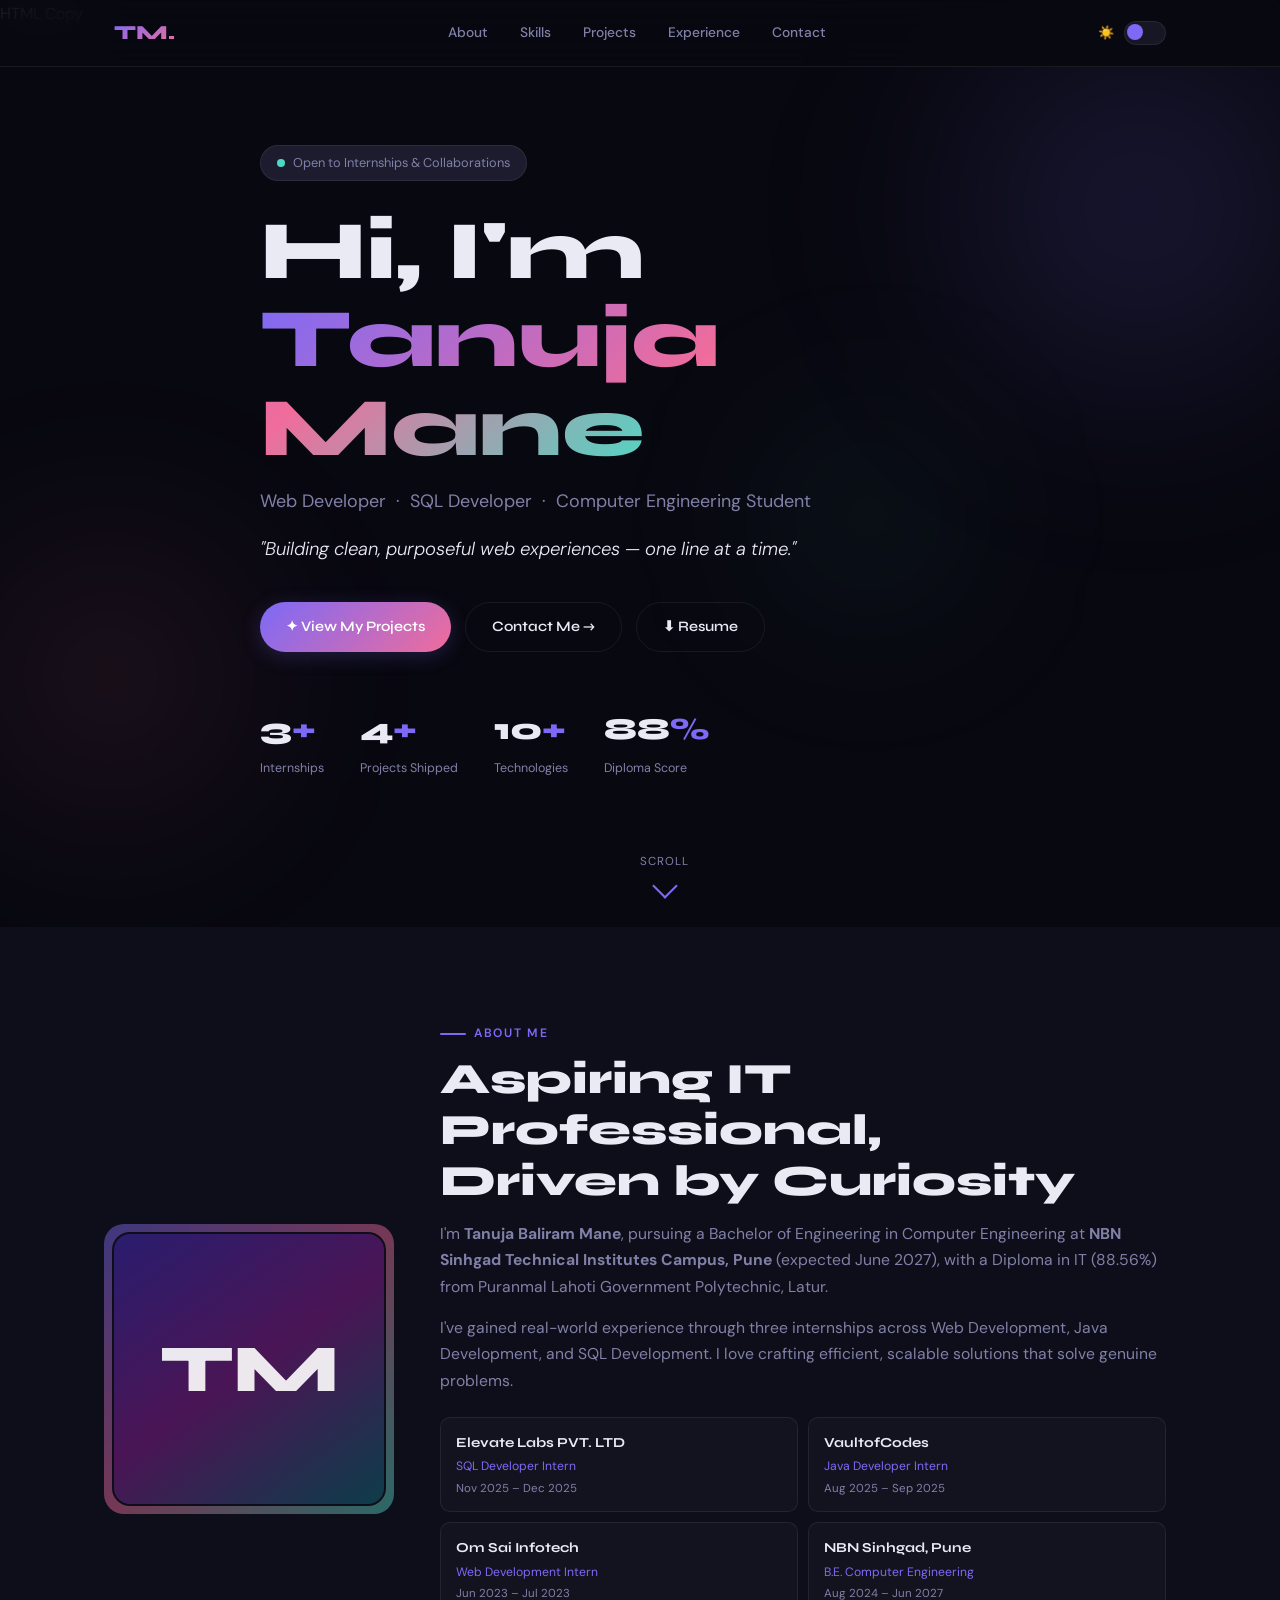
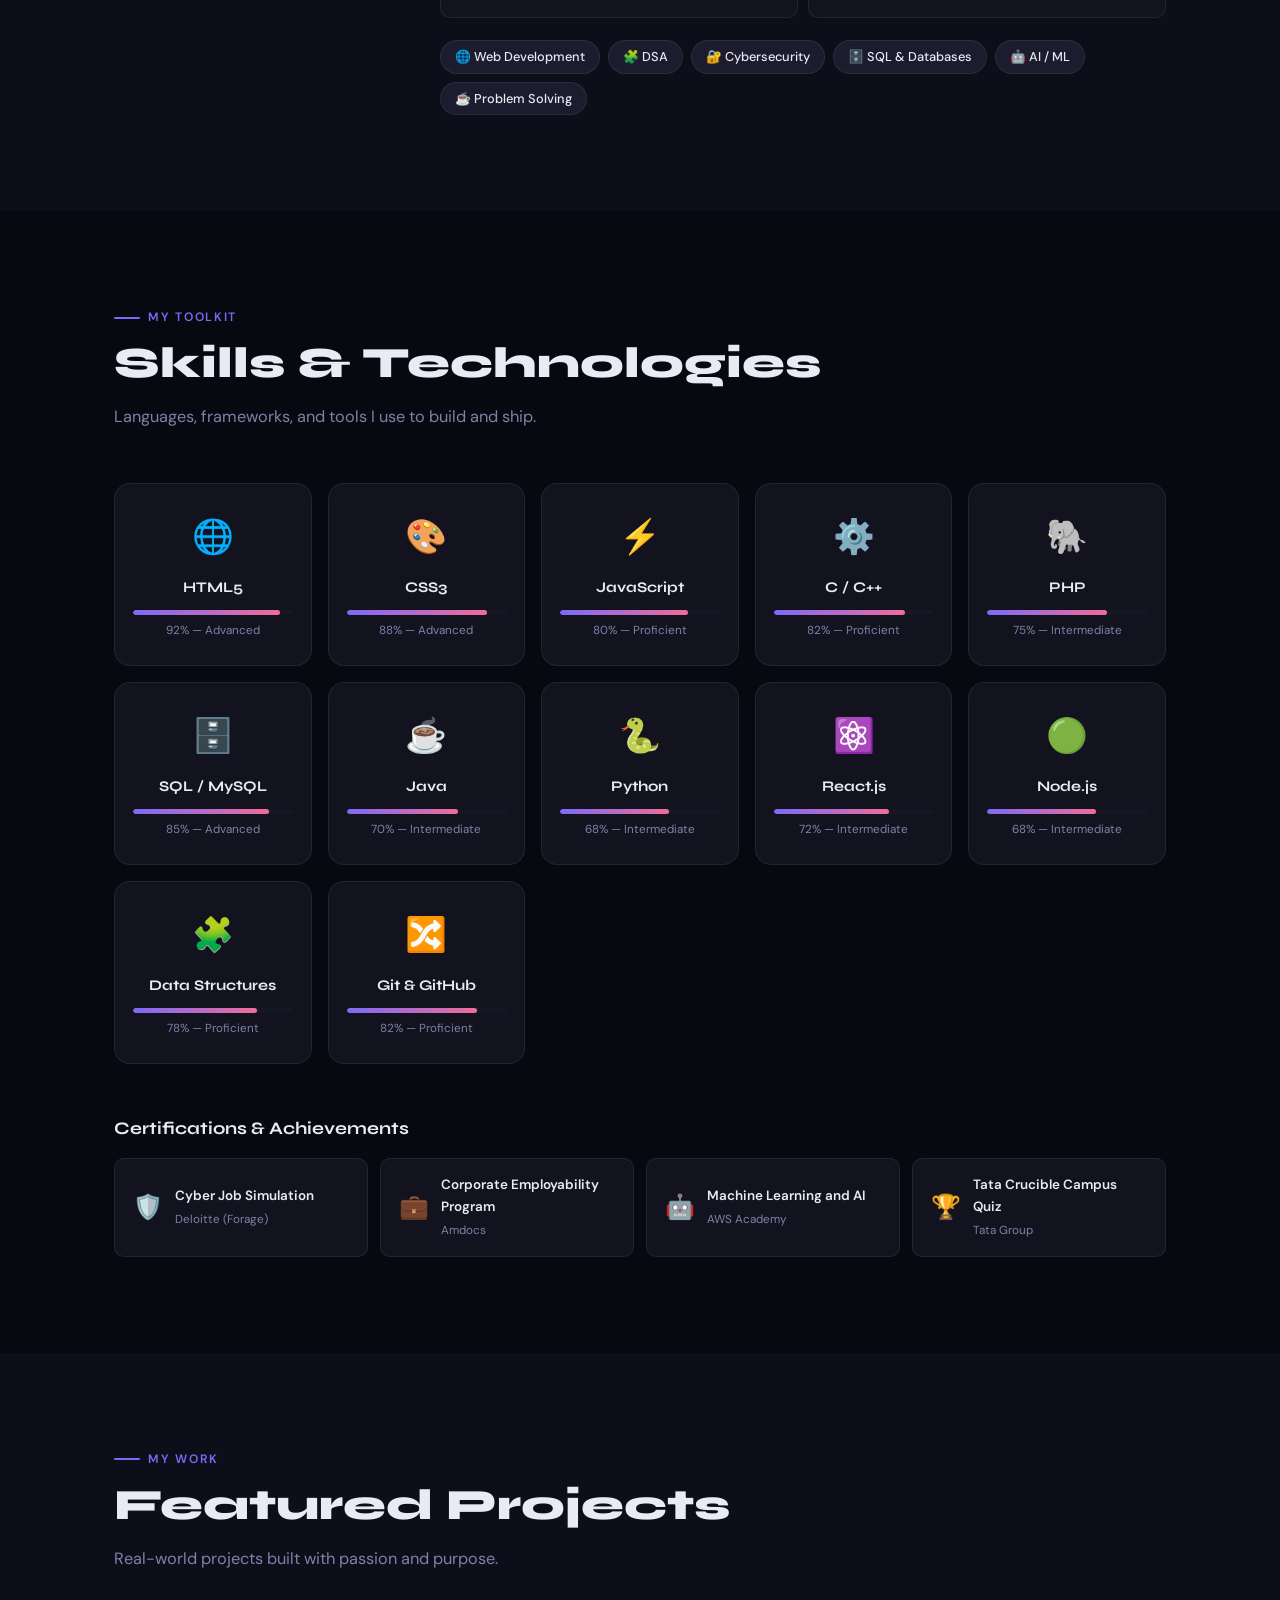
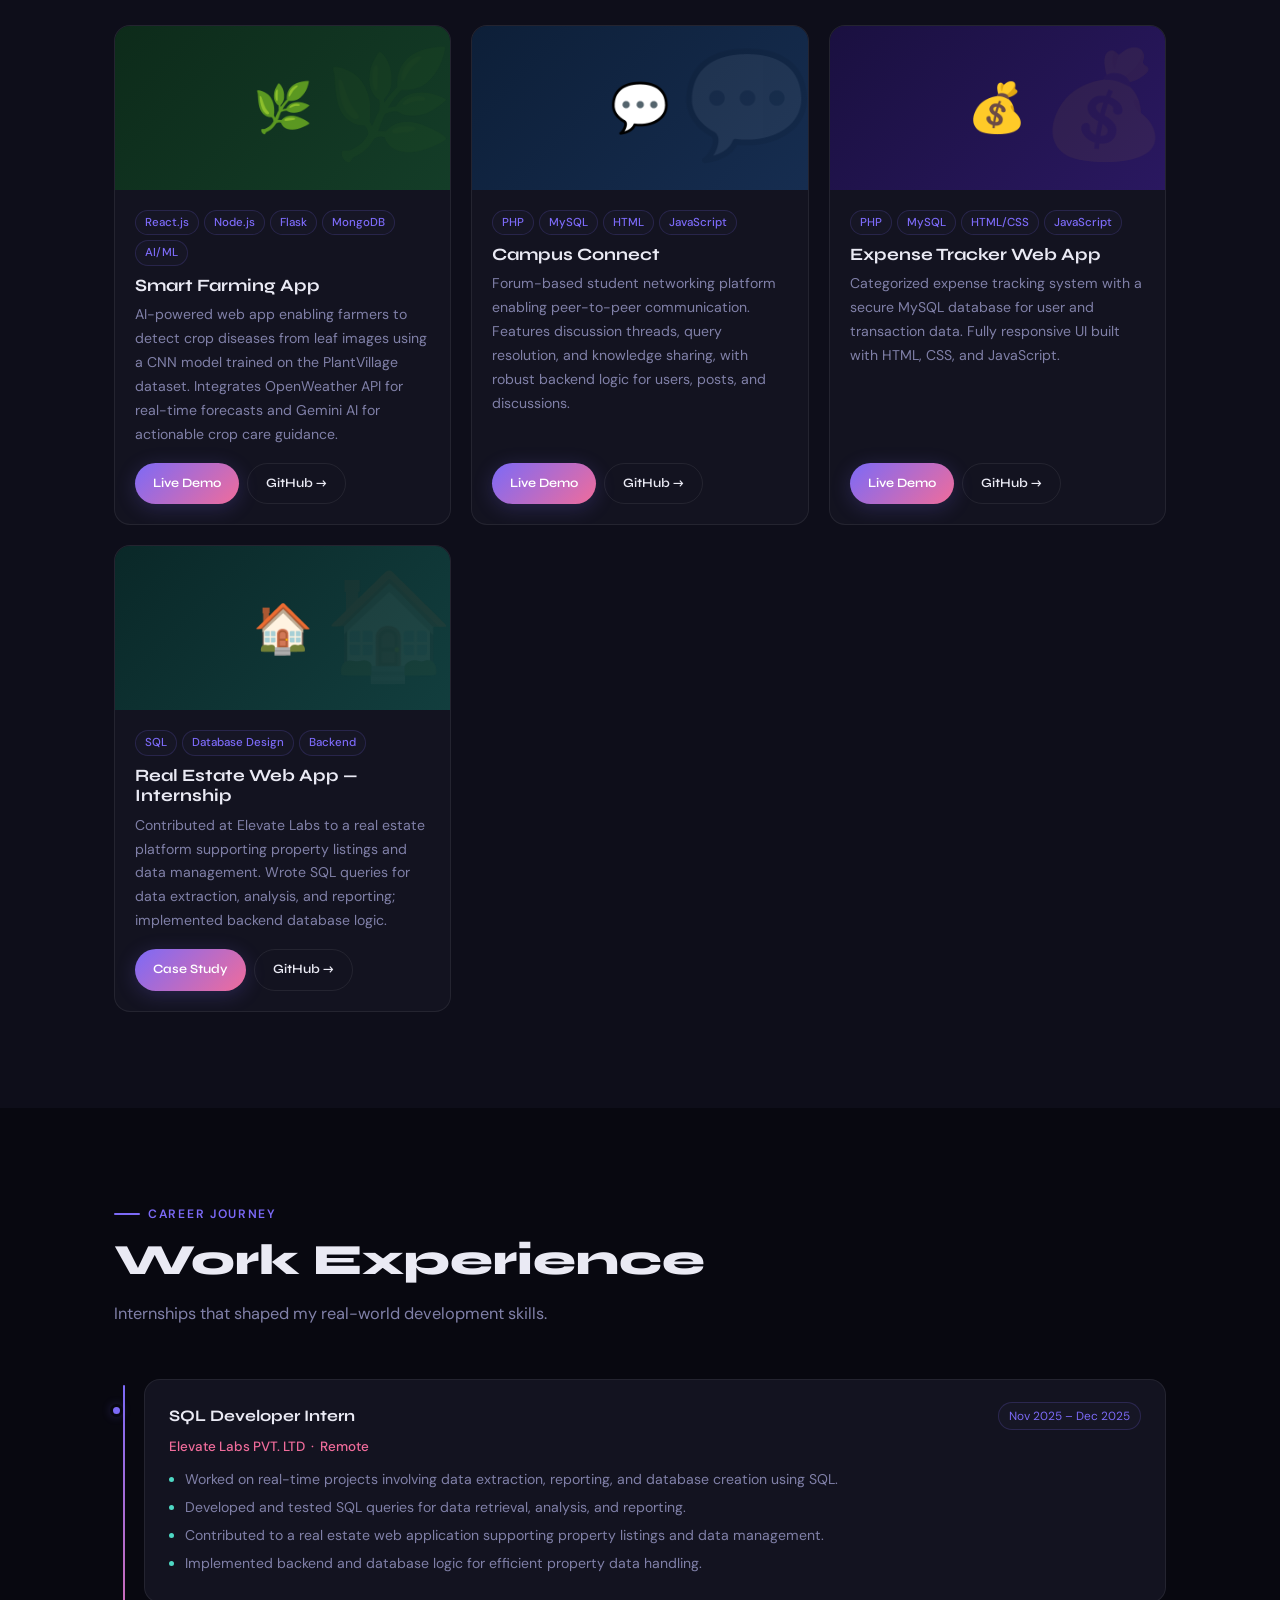
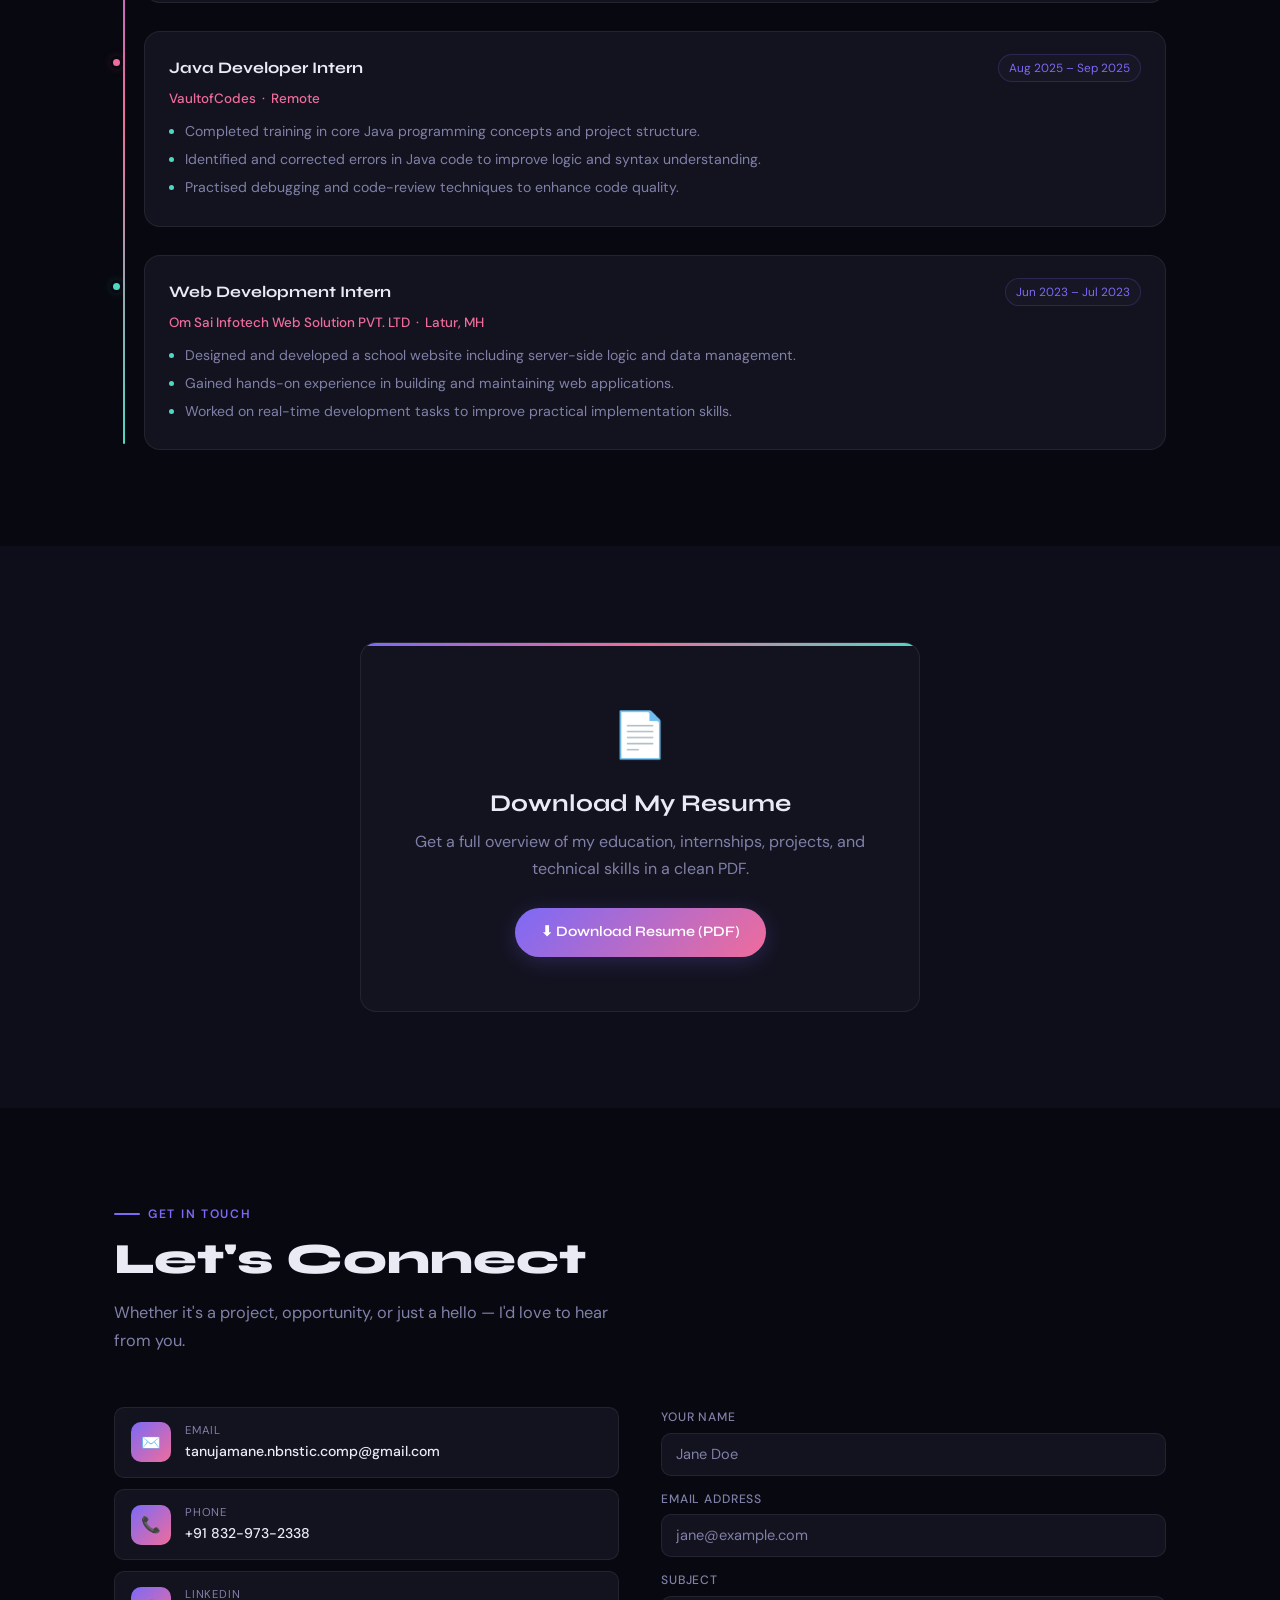
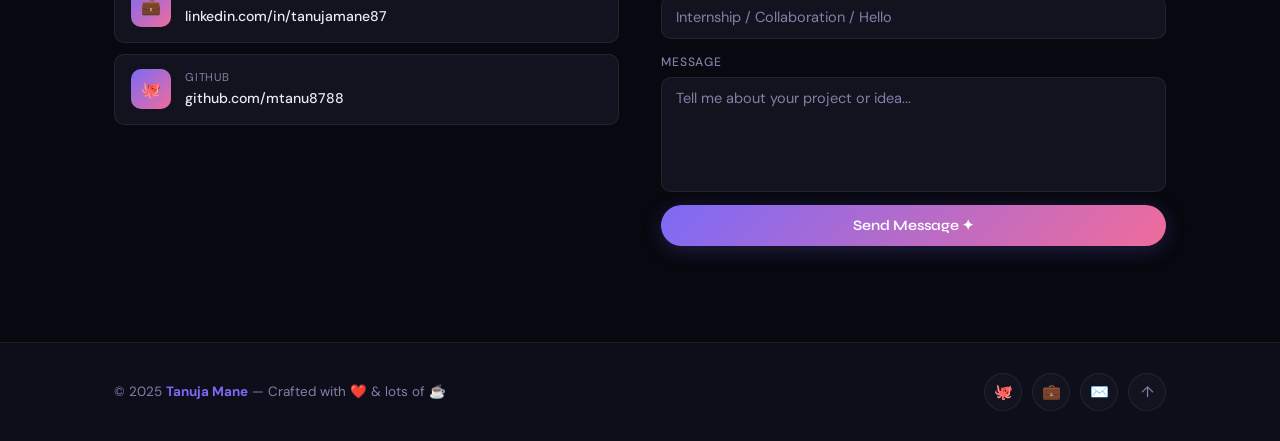
<file: index.html>
HTML
Copy

<!DOCTYPE html>
<html lang="en" data-theme="dark">
<head>
  <meta charset="UTF-8" />
  <meta name="viewport" content="width=device-width, initial-scale=1.0" />
  <title>Tanuja Mane — Web Developer & CE Student</title>
 
  <!-- Google Fonts: Syne (headings) + DM Sans (body) -->
  <link rel="preconnect" href="https://fonts.googleapis.com" />
  <link rel="preconnect" href="https://fonts.gstatic.com" crossorigin />
  <link href="https://fonts.googleapis.com/css2?family=Syne:wght@400;600;700;800&family=DM+Sans:ital,opsz,wght@0,9..40,300;0,9..40,400;0,9..40,500;1,9..40,300&display=swap" rel="stylesheet" />
 
  <style>
    /* =============================================
       THEME VARIABLES
    ============================================= */
    :root {
      --bg:          #080810;
      --bg2:         #0e0e1a;
      --bg3:         #161625;
      --surface:     #1c1c2e;
      --border:      rgba(255,255,255,0.07);
      --text:        #eaeaf4;
      --text-muted:  #8080a8;
      --accent:      #7c6af7;
      --accent2:     #f06c9b;
      --accent3:     #4ed8c4;
      --glow:        rgba(124,106,247,0.22);
      --glow2:       rgba(240,108,155,0.16);
      --glow3:       rgba(78,216,196,0.16);
      --nav-bg:      rgba(8,8,16,0.88);
      --card-bg:     #131320;
      --radius:      16px;
      --radius-sm:   10px;
      --transition:  0.3s cubic-bezier(0.4,0,0.2,1);
    }
    [data-theme="light"] {
      --bg:        #f3f2fc;
      --bg2:       #eae9f8;
      --bg3:       #dddcf4;
      --surface:   #ffffff;
      --border:    rgba(0,0,0,0.08);
      --text:      #16162a;
      --text-muted:#66669a;
      --glow:      rgba(124,106,247,0.14);
      --glow2:     rgba(240,108,155,0.10);
      --nav-bg:    rgba(243,242,252,0.90);
      --card-bg:   #ffffff;
    }
 
    /* =============================================
       RESET & BASE
    ============================================= */
    *, *::before, *::after { box-sizing: border-box; margin: 0; padding: 0; }
    html { scroll-behavior: smooth; }
    body {
      font-family: 'DM Sans', sans-serif;
      background: var(--bg);
      color: var(--text);
      line-height: 1.7;
      overflow-x: hidden;
      transition: background var(--transition), color var(--transition);
    }
    h1,h2,h3,h4 { font-family: 'Syne', sans-serif; line-height: 1.18; }
    a { color: inherit; text-decoration: none; }
    ::-webkit-scrollbar { width: 5px; }
    ::-webkit-scrollbar-track { background: var(--bg); }
    ::-webkit-scrollbar-thumb { background: var(--accent); border-radius: 3px; }
 
    /* =============================================
       LAYOUT
    ============================================= */
    .container { max-width: 1100px; margin: 0 auto; padding: 0 24px; }
    section { padding: 96px 0; position: relative; z-index: 1; }
 
    .section-label {
      display: inline-flex; align-items: center; gap: 8px;
      font-size: 0.76rem; font-weight: 600; letter-spacing: .14em;
      text-transform: uppercase; color: var(--accent); margin-bottom: 10px;
    }
    .section-label::before {
      content: ''; width: 26px; height: 2px;
      background: var(--accent); border-radius: 2px;
    }
    .section-title {
      font-size: clamp(1.9rem, 4vw, 2.7rem);
      font-weight: 800; margin-bottom: 14px;
    }
    .section-sub {
      font-size: 1.02rem; color: var(--text-muted);
      max-width: 500px; margin-bottom: 52px;
    }
 
    /* =============================================
       BUTTONS
    ============================================= */
    .btn {
      display: inline-flex; align-items: center; gap: 8px;
      padding: 12px 26px; border-radius: 50px;
      font-family: 'Syne', sans-serif; font-size: 0.9rem; font-weight: 600;
      cursor: pointer; border: none; transition: all var(--transition);
      position: relative; overflow: hidden; white-space: nowrap;
    }
    .btn::after {
      content: ''; position: absolute; inset: 0;
      background: rgba(255,255,255,0.11); opacity: 0;
      transition: opacity var(--transition);
    }
    .btn:hover::after { opacity: 1; }
    .btn-primary {
      background: linear-gradient(135deg, var(--accent), var(--accent2));
      color: #fff; box-shadow: 0 4px 20px var(--glow);
    }
    .btn-primary:hover { transform: translateY(-2px); box-shadow: 0 8px 28px var(--glow); }
    .btn-outline {
      background: transparent; color: var(--text);
      border: 1.5px solid var(--border);
    }
    .btn-outline:hover { border-color: var(--accent); color: var(--accent); transform: translateY(-2px); }
    .btn-sm { padding: 9px 18px; font-size: 0.8rem; }
 
    /* =============================================
       NAVBAR
    ============================================= */
    #navbar {
      position: fixed; top: 0; left: 0; right: 0; z-index: 1000;
      background: var(--nav-bg);
      backdrop-filter: blur(20px); -webkit-backdrop-filter: blur(20px);
      border-bottom: 1px solid var(--border);
      transition: all var(--transition);
    }
    .nav-inner {
      display: flex; align-items: center;
      justify-content: space-between; height: 66px;
    }
    .nav-logo {
      font-family: 'Syne', sans-serif; font-size: 1.25rem; font-weight: 800;
      background: linear-gradient(135deg, var(--accent), var(--accent2));
      -webkit-background-clip: text; -webkit-text-fill-color: transparent; background-clip: text;
    }
    .nav-links { display: flex; list-style: none; gap: 32px; }
    .nav-links a {
      font-size: 0.86rem; font-weight: 500; color: var(--text-muted);
      transition: color var(--transition); position: relative;
    }
    .nav-links a::after {
      content: ''; position: absolute; bottom: -4px; left: 0;
      width: 0; height: 2px; background: var(--accent);
      border-radius: 2px; transition: width var(--transition);
    }
    .nav-links a:hover, .nav-links a.active { color: var(--text); }
    .nav-links a:hover::after, .nav-links a.active::after { width: 100%; }
    .nav-right { display: flex; align-items: center; gap: 10px; }
 
    /* Theme toggle */
    #theme-btn {
      width: 42px; height: 24px; background: var(--bg3);
      border: 1.5px solid var(--border); border-radius: 50px;
      cursor: pointer; position: relative; transition: background var(--transition);
    }
    #theme-btn::before {
      content: ''; position: absolute;
      width: 16px; height: 16px; background: var(--accent);
      border-radius: 50%; top: 2px; left: 2px;
      transition: transform var(--transition);
    }
    [data-theme="light"] #theme-btn::before { transform: translateX(18px); }
    .theme-icon { font-size: 0.82rem; color: var(--text-muted); line-height: 1; }
 
    /* Hamburger */
    #menu-btn {
      display: none; flex-direction: column; gap: 5px;
      background: none; border: none; cursor: pointer; padding: 4px;
    }
    #menu-btn span {
      display: block; width: 24px; height: 2px;
      background: var(--text); border-radius: 2px; transition: all var(--transition);
    }
    #menu-btn.open span:nth-child(1) { transform: translateY(7px) rotate(45deg); }
    #menu-btn.open span:nth-child(2) { opacity: 0; }
    #menu-btn.open span:nth-child(3) { transform: translateY(-7px) rotate(-45deg); }
 
    /* =============================================
       HERO
    ============================================= */
    #hero {
      min-height: 100vh; display: flex; align-items: center;
      padding-top: 66px; overflow: hidden; position: relative;
    }
    .orb {
      position: absolute; border-radius: 50%;
      filter: blur(90px); pointer-events: none;
      animation: orb-drift 9s ease-in-out infinite alternate;
    }
    .orb-a {
      width: 520px; height: 520px;
      background: radial-gradient(circle, rgba(124,106,247,0.2) 0%, transparent 70%);
      top: -80px; right: -120px;
    }
    .orb-b {
      width: 380px; height: 380px;
      background: radial-gradient(circle, rgba(240,108,155,0.15) 0%, transparent 70%);
      bottom: 60px; left: -80px; animation-delay: -4s;
    }
    .orb-c {
      width: 260px; height: 260px;
      background: radial-gradient(circle, rgba(78,216,196,0.12) 0%, transparent 70%);
      top: 40%; right: 22%; animation-delay: -7s;
    }
    @keyframes orb-drift {
      0%   { transform: translate(0,0) scale(1); }
      100% { transform: translate(28px,-28px) scale(1.1); }
    }
 
    .hero-content { position: relative; z-index: 2; max-width: 760px; }
 
    .hero-badge {
      display: inline-flex; align-items: center; gap: 8px;
      padding: 6px 16px; border-radius: 50px;
      border: 1.5px solid var(--border); background: var(--surface);
      font-size: 0.8rem; color: var(--text-muted); margin-bottom: 26px;
      animation: fade-up 0.6s ease both;
    }
    .live-dot {
      width: 8px; height: 8px; background: var(--accent3);
      border-radius: 50%; animation: pulse-dot 2s ease infinite;
    }
    @keyframes pulse-dot {
      0%,100% { opacity: 1; transform: scale(1); }
      50%      { opacity: 0.4; transform: scale(1.4); }
    }
 
    .hero-name {
      font-size: clamp(2.8rem, 7vw, 5.2rem);
      font-weight: 800; line-height: 1.06; margin-bottom: 14px;
      animation: fade-up 0.6s 0.08s ease both;
    }
    .grad {
      background: linear-gradient(135deg, var(--accent) 0%, var(--accent2) 55%, var(--accent3) 100%);
      -webkit-background-clip: text; -webkit-text-fill-color: transparent; background-clip: text;
    }
    .hero-title {
      font-size: clamp(0.95rem, 2.2vw, 1.12rem);
      color: var(--text-muted); margin-bottom: 18px;
      animation: fade-up 0.6s 0.16s ease both;
    }
    .hero-tagline {
      font-size: clamp(1rem, 2vw, 1.15rem);
      color: var(--text); font-weight: 300; font-style: italic;
      opacity: 0.8; margin-bottom: 36px;
      animation: fade-up 0.6s 0.24s ease both;
    }
    .hero-btns {
      display: flex; gap: 14px; flex-wrap: wrap;
      animation: fade-up 0.6s 0.32s ease both;
    }
    .hero-stats {
      display: flex; gap: 36px; margin-top: 52px; flex-wrap: wrap;
      animation: fade-up 0.6s 0.4s ease both;
    }
    .stat-num {
      font-family: 'Syne', sans-serif; font-size: 1.9rem;
      font-weight: 800; color: var(--text);
    }
    .stat-num span { color: var(--accent); }
    .stat-label { font-size: 0.78rem; color: var(--text-muted); margin-top: 2px; }
 
    .scroll-hint {
      position: absolute; bottom: 32px; left: 50%; transform: translateX(-50%);
      display: flex; flex-direction: column; align-items: center; gap: 6px;
      font-size: 0.72rem; letter-spacing: .1em; text-transform: uppercase;
      color: var(--text-muted); animation: fade-up 1s 0.7s ease both;
    }
    .chev {
      width: 18px; height: 18px;
      border-right: 2px solid var(--accent); border-bottom: 2px solid var(--accent);
      transform: rotate(45deg); animation: chev-b 1.6s ease infinite;
    }
    @keyframes chev-b {
      0%,100% { transform: rotate(45deg) translateY(0); }
      50%      { transform: rotate(45deg) translateY(7px); }
    }
    @keyframes fade-up {
      from { opacity: 0; transform: translateY(22px); }
      to   { opacity: 1; transform: translateY(0); }
    }
 
    /* =============================================
       ABOUT
    ============================================= */
    #about { background: var(--bg2); }
 
    .about-grid {
      display: grid; grid-template-columns: 270px 1fr;
      gap: 56px; align-items: center;
    }
    .avatar-wrap { position: relative; flex-shrink: 0; }
    .avatar-ring {
      position: absolute; inset: -10px; border-radius: 20px;
      background: linear-gradient(135deg, var(--accent), var(--accent2), var(--accent3));
      opacity: 0.45; z-index: 0;
    }
    .avatar-ring2 {
      position: absolute; inset: -2px; border-radius: 18px;
      background: var(--bg2); z-index: 1;
    }
    .avatar {
      position: relative; z-index: 2; width: 100%; aspect-ratio: 1;
      border-radius: var(--radius);
      background: linear-gradient(145deg, #2a1d6e 0%, #4a1555 50%, #0d3d4a 100%);
      display: flex; align-items: center; justify-content: center;
      font-family: 'Syne', sans-serif; font-size: 4.2rem; font-weight: 800;
      color: rgba(255,255,255,0.9);
    }
 
    .about-text p { color: var(--text-muted); margin-bottom: 14px; font-size: 0.98rem; }
 
    .exp-grid {
      display: grid; grid-template-columns: repeat(2, 1fr);
      gap: 10px; margin: 22px 0;
    }
    .exp-item {
      background: var(--card-bg); border: 1px solid var(--border);
      border-radius: var(--radius-sm); padding: 13px 15px;
      transition: all var(--transition);
    }
    .exp-item:hover { border-color: rgba(124,106,247,0.35); transform: translateY(-2px); }
    .exp-company { font-family: 'Syne', sans-serif; font-size: 0.86rem; font-weight: 700; }
    .exp-role { font-size: 0.76rem; color: var(--accent); margin: 2px 0; }
    .exp-period { font-size: 0.72rem; color: var(--text-muted); }
 
    .interests { display: flex; flex-wrap: wrap; gap: 8px; margin-top: 8px; }
    .tag {
      padding: 5px 14px; border-radius: 50px;
      border: 1.5px solid var(--border); background: var(--surface);
      font-size: 0.8rem; font-weight: 500; color: var(--text);
      transition: all var(--transition); cursor: default;
    }
    .tag:hover { border-color: var(--accent); color: var(--accent); transform: translateY(-2px); }
 
    /* =============================================
       SKILLS
    ============================================= */
    #skills { background: var(--bg); }
 
    .skills-grid {
      display: grid; grid-template-columns: repeat(auto-fill, minmax(170px, 1fr));
      gap: 16px;
    }
    .skill-card {
      background: var(--card-bg); border: 1px solid var(--border);
      border-radius: var(--radius); padding: 24px 18px; text-align: center;
      transition: all var(--transition); position: relative; overflow: hidden;
    }
    .skill-card::after {
      content: ''; position: absolute; bottom: 0; left: 0; right: 0;
      height: 3px; background: linear-gradient(90deg, var(--accent), var(--accent2));
      transform: scaleX(0); transition: transform var(--transition);
    }
    .skill-card:hover {
      transform: translateY(-6px);
      border-color: rgba(124,106,247,0.28);
      box-shadow: 0 12px 32px var(--glow);
    }
    .skill-card:hover::after { transform: scaleX(1); }
    .sk-icon { font-size: 2.1rem; margin-bottom: 10px; display: block; }
    .sk-name { font-family: 'Syne', sans-serif; font-size: 0.92rem; font-weight: 700; margin-bottom: 10px; }
    .sk-bar-wrap { width: 100%; height: 5px; background: var(--bg3); border-radius: 3px; overflow: hidden; }
    .sk-bar {
      height: 100%; border-radius: 3px;
      background: linear-gradient(90deg, var(--accent), var(--accent2));
      width: 0; transition: width 1.3s cubic-bezier(0.4,0,0.2,1);
    }
    .sk-pct { font-size: 0.73rem; color: var(--text-muted); margin-top: 6px; }
 
    /* Certifications */
    .certs-label { font-family: 'Syne', sans-serif; font-size: 1.1rem; font-weight: 700; margin: 50px 0 14px; }
    .certs-grid {
      display: grid; grid-template-columns: repeat(auto-fill, minmax(220px, 1fr));
      gap: 12px;
    }
    .cert-card {
      background: var(--card-bg); border: 1px solid var(--border);
      border-radius: var(--radius-sm); padding: 15px 18px;
      display: flex; gap: 12px; align-items: center;
      transition: all var(--transition);
    }
    .cert-card:hover { border-color: rgba(78,216,196,0.35); transform: translateY(-3px); box-shadow: 0 8px 24px var(--glow3); }
    .cert-icon { font-size: 1.5rem; flex-shrink: 0; }
    .cert-name { font-size: 0.84rem; font-weight: 600; }
    .cert-org  { font-size: 0.73rem; color: var(--text-muted); margin-top: 2px; }
 
    /* =============================================
       PROJECTS
    ============================================= */
    #projects { background: var(--bg2); }
 
    .projects-grid {
      display: grid; grid-template-columns: repeat(auto-fill, minmax(310px, 1fr));
      gap: 20px;
    }
    .proj-card {
      background: var(--card-bg); border: 1px solid var(--border);
      border-radius: var(--radius); overflow: hidden;
      display: flex; flex-direction: column; transition: all var(--transition);
    }
    .proj-card:hover {
      transform: translateY(-6px);
      border-color: rgba(124,106,247,0.28);
      box-shadow: 0 16px 40px var(--glow);
    }
    .proj-thumb {
      height: 164px; display: flex; align-items: center;
      justify-content: center; font-size: 3rem; position: relative; overflow: hidden;
    }
    .proj-thumb .bg-glyph {
      position: absolute; font-size: 6.5rem;
      opacity: 0.06; right: -4px; bottom: -4px; pointer-events: none;
    }
    .thumb-green  { background: linear-gradient(135deg,#0d2b1a,#143d28); }
    .thumb-blue   { background: linear-gradient(135deg,#0d1f38,#162d50); }
    .thumb-purple { background: linear-gradient(135deg,#1a1040,#2a1860); }
    .thumb-teal   { background: linear-gradient(135deg,#0a2828,#123e3e); }
 
    .proj-body { padding: 20px; flex: 1; display: flex; flex-direction: column; }
    .proj-tags { display: flex; flex-wrap: wrap; gap: 5px; margin-bottom: 10px; }
    .proj-tag {
      padding: 2px 9px; border-radius: 50px; font-size: 0.72rem;
      font-weight: 500; background: var(--bg3); color: var(--accent);
      border: 1px solid rgba(124,106,247,0.18);
    }
    .proj-title { font-size: 1.08rem; font-weight: 700; margin-bottom: 7px; }
    .proj-desc { font-size: 0.88rem; color: var(--text-muted); flex: 1; margin-bottom: 16px; }
    .proj-links { display: flex; gap: 8px; }
 
    /* =============================================
       EXPERIENCE TIMELINE
    ============================================= */
    #experience { background: var(--bg); }
 
    .timeline { position: relative; padding-left: 30px; }
    .timeline::before {
      content: ''; position: absolute; left: 9px; top: 6px; bottom: 6px; width: 2px;
      background: linear-gradient(to bottom, var(--accent), var(--accent2), var(--accent3));
      border-radius: 2px;
    }
    .tl-item {
      position: relative; margin-bottom: 28px;
      background: var(--card-bg); border: 1px solid var(--border);
      border-radius: var(--radius); padding: 22px 24px;
      transition: all var(--transition);
    }
    .tl-item:last-child { margin-bottom: 0; }
    .tl-item:hover { border-color: rgba(124,106,247,0.3); transform: translateX(6px); }
    .tl-dot {
      position: absolute; left: -35px; top: 24px;
      width: 13px; height: 13px; border-radius: 50%;
      background: var(--accent); border: 3px solid var(--bg);
      box-shadow: 0 0 10px var(--glow);
    }
    .tl-header { display: flex; justify-content: space-between; align-items: flex-start; flex-wrap: wrap; gap: 6px; margin-bottom: 6px; }
    .tl-role { font-family: 'Syne', sans-serif; font-size: 1rem; font-weight: 700; }
    .tl-period {
      font-size: 0.74rem; padding: 3px 10px; border-radius: 50px;
      background: var(--bg3); color: var(--accent); border: 1px solid rgba(124,106,247,0.2);
      white-space: nowrap;
    }
    .tl-company { font-size: 0.84rem; color: var(--accent2); font-weight: 500; margin-bottom: 9px; }
    .tl-points { padding-left: 16px; }
    .tl-points li { font-size: 0.88rem; color: var(--text-muted); margin-bottom: 4px; }
    .tl-points li::marker { color: var(--accent3); }
 
    /* =============================================
       RESUME
    ============================================= */
    #resume { background: var(--bg2); text-align: center; }
 
    .resume-card {
      background: var(--card-bg); border: 1px solid var(--border);
      border-radius: var(--radius); padding: 54px 40px;
      max-width: 560px; margin: 0 auto; position: relative; overflow: hidden;
    }
    .resume-card::before {
      content: ''; position: absolute; top: 0; left: 0; right: 0; height: 3px;
      background: linear-gradient(90deg, var(--accent), var(--accent2), var(--accent3));
    }
    .resume-icon { font-size: 2.8rem; margin-bottom: 16px; }
    .resume-card h3 { font-size: 1.5rem; margin-bottom: 10px; }
    .resume-card p { color: var(--text-muted); margin-bottom: 26px; }
 
    /* =============================================
       CONTACT
    ============================================= */
    #contact { background: var(--bg); }
 
    .contact-grid { display: grid; grid-template-columns: 1fr 1fr; gap: 42px; align-items: start; }
 
    .contact-list { display: flex; flex-direction: column; gap: 11px; }
    .contact-item {
      display: flex; align-items: center; gap: 14px;
      padding: 13px 16px; border-radius: var(--radius-sm);
      border: 1px solid var(--border); background: var(--card-bg);
      transition: all var(--transition); text-decoration: none;
    }
    .contact-item:hover {
      border-color: rgba(124,106,247,0.35); transform: translateX(6px);
      box-shadow: 0 4px 16px var(--glow);
    }
    .c-icon {
      width: 40px; height: 40px; border-radius: var(--radius-sm); flex-shrink: 0;
      background: linear-gradient(135deg, var(--accent), var(--accent2));
      display: flex; align-items: center; justify-content: center; font-size: 1rem;
    }
    .c-label { font-size: 0.71rem; color: var(--text-muted); text-transform: uppercase; letter-spacing: .07em; }
    .c-val { font-size: 0.88rem; font-weight: 500; word-break: break-all; }
 
    /* Form */
    .contact-form { display: flex; flex-direction: column; gap: 13px; }
    .form-group { display: flex; flex-direction: column; gap: 5px; }
    .form-label { font-size: 0.76rem; font-weight: 500; color: var(--text-muted); text-transform: uppercase; letter-spacing: .07em; }
    .form-ctrl {
      background: var(--card-bg); border: 1.5px solid var(--border);
      border-radius: var(--radius-sm); padding: 11px 14px;
      color: var(--text); font-family: 'DM Sans', sans-serif; font-size: 0.91rem;
      outline: none; resize: none; transition: border-color var(--transition), box-shadow var(--transition);
    }
    .form-ctrl::placeholder { color: var(--text-muted); }
    .form-ctrl:focus { border-color: var(--accent); box-shadow: 0 0 0 3px var(--glow); }
    textarea.form-ctrl { height: 115px; }
    #form-ok {
      text-align: center; font-size: 0.84rem; color: var(--accent3);
      display: none; margin-top: 4px;
    }
 
    /* =============================================
       FOOTER
    ============================================= */
    footer {
      background: var(--bg2); border-top: 1px solid var(--border);
      padding: 30px 0; position: relative; z-index: 1;
    }
    .foot-inner {
      display: flex; align-items: center;
      justify-content: space-between; flex-wrap: wrap; gap: 16px;
    }
    .foot-copy { font-size: 0.84rem; color: var(--text-muted); }
    .foot-copy strong { color: var(--accent); }
    .socials { display: flex; gap: 10px; }
    .soc {
      width: 38px; height: 38px; border-radius: 50%;
      border: 1.5px solid var(--border); background: var(--card-bg);
      display: flex; align-items: center; justify-content: center;
      font-size: 0.95rem; transition: all var(--transition); color: var(--text-muted);
    }
    .soc:hover {
      border-color: var(--accent); color: var(--accent);
      transform: translateY(-3px); box-shadow: 0 4px 14px var(--glow);
    }
 
    /* =============================================
       SCROLL REVEAL
    ============================================= */
    .reveal {
      opacity: 0; transform: translateY(28px);
      transition: opacity 0.65s ease, transform 0.65s ease;
    }
    .reveal.visible { opacity: 1; transform: translateY(0); }
    .rd1 { transition-delay: 0.10s; }
    .rd2 { transition-delay: 0.20s; }
    .rd3 { transition-delay: 0.30s; }
 
    /* =============================================
       RESPONSIVE
    ============================================= */
    @media (max-width: 860px) {
      .about-grid { grid-template-columns: 1fr; gap: 36px; }
      .avatar-wrap { max-width: 190px; }
      .contact-grid { grid-template-columns: 1fr; }
      .exp-grid { grid-template-columns: 1fr; }
    }
    @media (max-width: 600px) {
      section { padding: 60px 0; }
      .nav-links {
        position: fixed; top: 66px; left: 0; right: 0;
        background: var(--nav-bg); backdrop-filter: blur(20px);
        flex-direction: column; gap: 0; padding: 10px 0;
        border-bottom: 1px solid var(--border);
        transform: translateY(-110%); transition: transform var(--transition);
      }
      .nav-links.open { transform: translateY(0); }
      .nav-links a { display: block; padding: 11px 24px; font-size: 0.96rem; }
      .nav-links a::after { display: none; }
      #menu-btn { display: flex; }
      .projects-grid { grid-template-columns: 1fr; }
      .skills-grid { grid-template-columns: repeat(2, 1fr); }
      .hero-btns { flex-direction: column; }
      .hero-stats { gap: 22px; }
      .foot-inner { flex-direction: column; align-items: center; text-align: center; }
      .certs-grid { grid-template-columns: 1fr; }
    }
  </style>
</head>
<body>
 
  <!-- =============================================
       NAVBAR
  ============================================= -->
  <nav id="navbar" aria-label="Main navigation">
    <div class="container nav-inner">
      <a class="nav-logo" href="#hero">TM.</a>
 
      <ul class="nav-links" id="nav-links">
        <li><a href="#about">About</a></li>
        <li><a href="#skills">Skills</a></li>
        <li><a href="#projects">Projects</a></li>
        <li><a href="#experience">Experience</a></li>
        <li><a href="#contact">Contact</a></li>
      </ul>
 
      <div class="nav-right">
        <span class="theme-icon" id="theme-icon" aria-hidden="true">☀️</span>
        <button id="theme-btn" aria-label="Toggle theme"></button>
        <button id="menu-btn" aria-label="Open menu" aria-expanded="false">
          <span></span><span></span><span></span>
        </button>
      </div>
    </div>
  </nav>
 
  <!-- =============================================
       HERO
  ============================================= -->
  <section id="hero">
    <div class="orb orb-a" aria-hidden="true"></div>
    <div class="orb orb-b" aria-hidden="true"></div>
    <div class="orb orb-c" aria-hidden="true"></div>
 
    <div class="container">
      <div class="hero-content">
 
        <div class="hero-badge">
          <span class="live-dot" aria-hidden="true"></span>
          Open to Internships &amp; Collaborations
        </div>
 
        <h1 class="hero-name">
          Hi, I'm<br>
          <span class="grad">Tanuja Mane</span>
        </h1>
 
        <p class="hero-title">
          Web Developer &nbsp;·&nbsp; SQL Developer &nbsp;·&nbsp; Computer Engineering Student
        </p>
 
        <p class="hero-tagline">
          "Building clean, purposeful web experiences — one line at a time."
        </p>
 
        <div class="hero-btns">
          <a href="#projects"  class="btn btn-primary">✦ View My Projects</a>
          <a href="#contact"   class="btn btn-outline">Contact Me →</a>
          <a href="Tanujamane_nbstic.pdf" download class="btn btn-outline">⬇ Resume</a>
        </div>
 
        <!-- Quick-glance stats pulled from resume -->
        <div class="hero-stats">
          <div>
            <div class="stat-num">3<span>+</span></div>
            <div class="stat-label">Internships</div>
          </div>
          <div>
            <div class="stat-num">4<span>+</span></div>
            <div class="stat-label">Projects Shipped</div>
          </div>
          <div>
            <div class="stat-num">10<span>+</span></div>
            <div class="stat-label">Technologies</div>
          </div>
          <div>
            <div class="stat-num">88<span>%</span></div>
            <div class="stat-label">Diploma Score</div>
          </div>
        </div>
 
      </div>
    </div>
 
    <div class="scroll-hint" aria-hidden="true">
      <span>Scroll</span><div class="chev"></div>
    </div>
  </section>
 
  <!-- =============================================
       ABOUT
  ============================================= -->
  <section id="about">
    <div class="container">
      <div class="about-grid">
 
        <!-- Avatar -->
        <div class="avatar-wrap reveal">
          <div class="avatar-ring"  aria-hidden="true"></div>
          <div class="avatar-ring2" aria-hidden="true"></div>
          <div class="avatar" role="img" aria-label="Tanuja Mane initials">TM</div>
        </div>
 
        <!-- Text -->
        <div class="about-text reveal rd1">
          <span class="section-label">About Me</span>
          <h2 class="section-title">Aspiring IT Professional,<br>Driven by Curiosity</h2>
 
          <p>
            I'm <strong>Tanuja Baliram Mane</strong>, pursuing a Bachelor of Engineering in
            Computer Engineering at <strong>NBN Sinhgad Technical Institutes Campus, Pune</strong>
            (expected June 2027), with a Diploma in IT (88.56%) from Puranmal Lahoti Government
            Polytechnic, Latur.
          </p>
          <p>
            I've gained real-world experience through three internships across
            Web Development, Java Development, and SQL Development. I love crafting
            efficient, scalable solutions that solve genuine problems.
          </p>
 
          <!-- Mini internship/education cards -->
          <div class="exp-grid">
            <div class="exp-item">
              <div class="exp-company">Elevate Labs PVT. LTD</div>
              <div class="exp-role">SQL Developer Intern</div>
              <div class="exp-period">Nov 2025 – Dec 2025</div>
            </div>
            <div class="exp-item">
              <div class="exp-company">VaultofCodes</div>
              <div class="exp-role">Java Developer Intern</div>
              <div class="exp-period">Aug 2025 – Sep 2025</div>
            </div>
            <div class="exp-item">
              <div class="exp-company">Om Sai Infotech</div>
              <div class="exp-role">Web Development Intern</div>
              <div class="exp-period">Jun 2023 – Jul 2023</div>
            </div>
            <div class="exp-item">
              <div class="exp-company">NBN Sinhgad, Pune</div>
              <div class="exp-role">B.E. Computer Engineering</div>
              <div class="exp-period">Aug 2024 – Jun 2027</div>
            </div>
          </div>
 
          <div class="interests">
            <span class="tag">🌐 Web Development</span>
            <span class="tag">🧩 DSA</span>
            <span class="tag">🔐 Cybersecurity</span>
            <span class="tag">🗄️ SQL & Databases</span>
            <span class="tag">🤖 AI / ML</span>
            <span class="tag">☕ Problem Solving</span>
          </div>
        </div>
 
      </div>
    </div>
  </section>
 
  <!-- =============================================
       SKILLS
  ============================================= -->
  <section id="skills">
    <div class="container">
      <span class="section-label">My Toolkit</span>
      <h2 class="section-title">Skills &amp; Technologies</h2>
      <p class="section-sub">Languages, frameworks, and tools I use to build and ship.</p>
 
      <div class="skills-grid">
        <div class="skill-card reveal">
          <span class="sk-icon">🌐</span>
          <div class="sk-name">HTML5</div>
          <div class="sk-bar-wrap"><div class="sk-bar" data-w="92"></div></div>
          <div class="sk-pct">92% — Advanced</div>
        </div>
        <div class="skill-card reveal rd1">
          <span class="sk-icon">🎨</span>
          <div class="sk-name">CSS3</div>
          <div class="sk-bar-wrap"><div class="sk-bar" data-w="88"></div></div>
          <div class="sk-pct">88% — Advanced</div>
        </div>
        <div class="skill-card reveal rd2">
          <span class="sk-icon">⚡</span>
          <div class="sk-name">JavaScript</div>
          <div class="sk-bar-wrap"><div class="sk-bar" data-w="80"></div></div>
          <div class="sk-pct">80% — Proficient</div>
        </div>
        <div class="skill-card reveal rd3">
          <span class="sk-icon">⚙️</span>
          <div class="sk-name">C / C++</div>
          <div class="sk-bar-wrap"><div class="sk-bar" data-w="82"></div></div>
          <div class="sk-pct">82% — Proficient</div>
        </div>
        <div class="skill-card reveal">
          <span class="sk-icon">🐘</span>
          <div class="sk-name">PHP</div>
          <div class="sk-bar-wrap"><div class="sk-bar" data-w="75"></div></div>
          <div class="sk-pct">75% — Intermediate</div>
        </div>
        <div class="skill-card reveal rd1">
          <span class="sk-icon">🗄️</span>
          <div class="sk-name">SQL / MySQL</div>
          <div class="sk-bar-wrap"><div class="sk-bar" data-w="85"></div></div>
          <div class="sk-pct">85% — Advanced</div>
        </div>
        <div class="skill-card reveal rd2">
          <span class="sk-icon">☕</span>
          <div class="sk-name">Java</div>
          <div class="sk-bar-wrap"><div class="sk-bar" data-w="70"></div></div>
          <div class="sk-pct">70% — Intermediate</div>
        </div>
        <div class="skill-card reveal rd3">
          <span class="sk-icon">🐍</span>
          <div class="sk-name">Python</div>
          <div class="sk-bar-wrap"><div class="sk-bar" data-w="68"></div></div>
          <div class="sk-pct">68% — Intermediate</div>
        </div>
        <div class="skill-card reveal">
          <span class="sk-icon">⚛️</span>
          <div class="sk-name">React.js</div>
          <div class="sk-bar-wrap"><div class="sk-bar" data-w="72"></div></div>
          <div class="sk-pct">72% — Intermediate</div>
        </div>
        <div class="skill-card reveal rd1">
          <span class="sk-icon">🟢</span>
          <div class="sk-name">Node.js</div>
          <div class="sk-bar-wrap"><div class="sk-bar" data-w="68"></div></div>
          <div class="sk-pct">68% — Intermediate</div>
        </div>
        <div class="skill-card reveal rd2">
          <span class="sk-icon">🧩</span>
          <div class="sk-name">Data Structures</div>
          <div class="sk-bar-wrap"><div class="sk-bar" data-w="78"></div></div>
          <div class="sk-pct">78% — Proficient</div>
        </div>
        <div class="skill-card reveal rd3">
          <span class="sk-icon">🔀</span>
          <div class="sk-name">Git &amp; GitHub</div>
          <div class="sk-bar-wrap"><div class="sk-bar" data-w="82"></div></div>
          <div class="sk-pct">82% — Proficient</div>
        </div>
      </div>
 
      <!-- Certifications -->
      <div class="certs-label">Certifications &amp; Achievements</div>
      <div class="certs-grid">
        <div class="cert-card reveal">
          <div class="cert-icon">🛡️</div>
          <div><div class="cert-name">Cyber Job Simulation</div><div class="cert-org">Deloitte (Forage)</div></div>
        </div>
        <div class="cert-card reveal rd1">
          <div class="cert-icon">💼</div>
          <div><div class="cert-name">Corporate Employability Program</div><div class="cert-org">Amdocs</div></div>
        </div>
        <div class="cert-card reveal rd2">
          <div class="cert-icon">🤖</div>
          <div><div class="cert-name">Machine Learning and AI</div><div class="cert-org">AWS Academy</div></div>
        </div>
        <div class="cert-card reveal rd3">
          <div class="cert-icon">🏆</div>
          <div><div class="cert-name">Tata Crucible Campus Quiz</div><div class="cert-org">Tata Group</div></div>
        </div>
      </div>
    </div>
  </section>
 
  <!-- =============================================
       PROJECTS
  ============================================= -->
  <section id="projects">
    <div class="container">
      <span class="section-label">My Work</span>
      <h2 class="section-title">Featured Projects</h2>
      <p class="section-sub">Real-world projects built with passion and purpose.</p>
 
      <div class="projects-grid">
 
        <!-- Smart Farming App (Jan–Feb 2026) -->
        <div class="proj-card reveal">
          <div class="proj-thumb thumb-green">
            <span>🌿</span><span class="bg-glyph">🌿</span>
          </div>
          <div class="proj-body">
            <div class="proj-tags">
              <span class="proj-tag">React.js</span>
              <span class="proj-tag">Node.js</span>
              <span class="proj-tag">Flask</span>
              <span class="proj-tag">MongoDB</span>
              <span class="proj-tag">AI/ML</span>
            </div>
            <h3 class="proj-title">Smart Farming App</h3>
            <p class="proj-desc">
              AI-powered web app enabling farmers to detect crop diseases from leaf images using
              a CNN model trained on the PlantVillage dataset. Integrates OpenWeather API for
              real-time forecasts and Gemini AI for actionable crop care guidance.
            </p>
            <div class="proj-links">
              <a href="#" class="btn btn-primary btn-sm">Live Demo</a>
              <a href="https://github.com/mtanu8788" target="_blank" rel="noopener" class="btn btn-outline btn-sm">GitHub →</a>
            </div>
          </div>
        </div>
 
        <!-- Campus Connect (Feb–May 2025) -->
        <div class="proj-card reveal rd1">
          <div class="proj-thumb thumb-blue">
            <span>💬</span><span class="bg-glyph">💬</span>
          </div>
          <div class="proj-body">
            <div class="proj-tags">
              <span class="proj-tag">PHP</span>
              <span class="proj-tag">MySQL</span>
              <span class="proj-tag">HTML</span>
              <span class="proj-tag">JavaScript</span>
            </div>
            <h3 class="proj-title">Campus Connect</h3>
            <p class="proj-desc">
              Forum-based student networking platform enabling peer-to-peer communication.
              Features discussion threads, query resolution, and knowledge sharing, with
              robust backend logic for users, posts, and discussions.
            </p>
            <div class="proj-links">
              <a href="#" class="btn btn-primary btn-sm">Live Demo</a>
              <a href="https://github.com/mtanu8788" target="_blank" rel="noopener" class="btn btn-outline btn-sm">GitHub →</a>
            </div>
          </div>
        </div>
 
        <!-- Expense Tracker (Jun–Jul 2024) -->
        <div class="proj-card reveal rd2">
          <div class="proj-thumb thumb-purple">
            <span>💰</span><span class="bg-glyph">💰</span>
          </div>
          <div class="proj-body">
            <div class="proj-tags">
              <span class="proj-tag">PHP</span>
              <span class="proj-tag">MySQL</span>
              <span class="proj-tag">HTML/CSS</span>
              <span class="proj-tag">JavaScript</span>
            </div>
            <h3 class="proj-title">Expense Tracker Web App</h3>
            <p class="proj-desc">
              Categorized expense tracking system with a secure MySQL database for user
              and transaction data. Fully responsive UI built with HTML, CSS, and
              JavaScript.
            </p>
            <div class="proj-links">
              <a href="#" class="btn btn-primary btn-sm">Live Demo</a>
              <a href="https://github.com/mtanu8788" target="_blank" rel="noopener" class="btn btn-outline btn-sm">GitHub →</a>
            </div>
          </div>
        </div>
 
        <!-- Real Estate App — Internship -->
        <div class="proj-card reveal rd3">
          <div class="proj-thumb thumb-teal">
            <span>🏠</span><span class="bg-glyph">🏠</span>
          </div>
          <div class="proj-body">
            <div class="proj-tags">
              <span class="proj-tag">SQL</span>
              <span class="proj-tag">Database Design</span>
              <span class="proj-tag">Backend</span>
            </div>
            <h3 class="proj-title">Real Estate Web App — Internship</h3>
            <p class="proj-desc">
              Contributed at Elevate Labs to a real estate platform supporting property
              listings and data management. Wrote SQL queries for data extraction,
              analysis, and reporting; implemented backend database logic.
            </p>
            <div class="proj-links">
              <a href="#" class="btn btn-primary btn-sm">Case Study</a>
              <a href="https://github.com/mtanu8788" target="_blank" rel="noopener" class="btn btn-outline btn-sm">GitHub →</a>
            </div>
          </div>
        </div>
 
      </div>
    </div>
  </section>
 
  <!-- =============================================
       EXPERIENCE TIMELINE
  ============================================= -->
  <section id="experience">
    <div class="container">
      <span class="section-label">Career Journey</span>
      <h2 class="section-title">Work Experience</h2>
      <p class="section-sub">Internships that shaped my real-world development skills.</p>
 
      <div class="timeline">
 
        <div class="tl-item reveal">
          <div class="tl-dot" aria-hidden="true"></div>
          <div class="tl-header">
            <span class="tl-role">SQL Developer Intern</span>
            <span class="tl-period">Nov 2025 – Dec 2025</span>
          </div>
          <div class="tl-company">Elevate Labs PVT. LTD &nbsp;·&nbsp; Remote</div>
          <ul class="tl-points">
            <li>Worked on real-time projects involving data extraction, reporting, and database creation using SQL.</li>
            <li>Developed and tested SQL queries for data retrieval, analysis, and reporting.</li>
            <li>Contributed to a real estate web application supporting property listings and data management.</li>
            <li>Implemented backend and database logic for efficient property data handling.</li>
          </ul>
        </div>
 
        <div class="tl-item reveal rd1">
          <div class="tl-dot" style="background:var(--accent2);box-shadow:0 0 10px var(--glow2);" aria-hidden="true"></div>
          <div class="tl-header">
            <span class="tl-role">Java Developer Intern</span>
            <span class="tl-period">Aug 2025 – Sep 2025</span>
          </div>
          <div class="tl-company">VaultofCodes &nbsp;·&nbsp; Remote</div>
          <ul class="tl-points">
            <li>Completed training in core Java programming concepts and project structure.</li>
            <li>Identified and corrected errors in Java code to improve logic and syntax understanding.</li>
            <li>Practised debugging and code-review techniques to enhance code quality.</li>
          </ul>
        </div>
 
        <div class="tl-item reveal rd2">
          <div class="tl-dot" style="background:var(--accent3);box-shadow:0 0 10px var(--glow3);" aria-hidden="true"></div>
          <div class="tl-header">
            <span class="tl-role">Web Development Intern</span>
            <span class="tl-period">Jun 2023 – Jul 2023</span>
          </div>
          <div class="tl-company">Om Sai Infotech Web Solution PVT. LTD &nbsp;·&nbsp; Latur, MH</div>
          <ul class="tl-points">
            <li>Designed and developed a school website including server-side logic and data management.</li>
            <li>Gained hands-on experience in building and maintaining web applications.</li>
            <li>Worked on real-time development tasks to improve practical implementation skills.</li>
          </ul>
        </div>
 
      </div>
    </div>
  </section>
 
  <!-- =============================================
       RESUME DOWNLOAD
  ============================================= -->
  <section id="resume">
    <div class="container">
      <div class="resume-card reveal">
        <div class="resume-icon">📄</div>
        <h3>Download My Resume</h3>
        <p>
          Get a full overview of my education, internships, projects, and technical
          skills in a clean PDF.
        </p>
        <a href="Tanujamane_nbstic.pdf" download class="btn btn-primary" style="margin:0 auto;">
          ⬇ Download Resume (PDF)
        </a>
      </div>
    </div>
  </section>
 
  <!-- =============================================
       CONTACT
  ============================================= -->
  <section id="contact">
    <div class="container">
      <span class="section-label">Get In Touch</span>
      <h2 class="section-title">Let's Connect</h2>
      <p class="section-sub">Whether it's a project, opportunity, or just a hello — I'd love to hear from you.</p>
 
      <div class="contact-grid">
 
        <!-- Contact details from resume -->
        <div class="reveal">
          <div class="contact-list">
            <a href="mailto:tanujamane.nbnstic.comp@gmail.com" class="contact-item">
              <div class="c-icon">✉️</div>
              <div>
                <div class="c-label">Email</div>
                <div class="c-val">tanujamane.nbnstic.comp@gmail.com</div>
              </div>
            </a>
            <a href="tel:+918329732338" class="contact-item">
              <div class="c-icon">📞</div>
              <div>
                <div class="c-label">Phone</div>
                <div class="c-val">+91 832-973-2338</div>
              </div>
            </a>
            <a href="https://linkedin.com/in/tanujamane87" target="_blank" rel="noopener" class="contact-item">
              <div class="c-icon">💼</div>
              <div>
                <div class="c-label">LinkedIn</div>
                <div class="c-val">linkedin.com/in/tanujamane87</div>
              </div>
            </a>
            <a href="https://github.com/mtanu8788" target="_blank" rel="noopener" class="contact-item">
              <div class="c-icon">🐙</div>
              <div>
                <div class="c-label">GitHub</div>
                <div class="c-val">github.com/mtanu8788</div>
              </div>
            </a>
          </div>
        </div>
 
        <!-- Contact Form -->
        <div class="reveal rd1">
          <form class="contact-form" id="cform" novalidate>
            <div class="form-group">
              <label class="form-label" for="f-name">Your Name</label>
              <input class="form-ctrl" id="f-name" type="text" placeholder="Jane Doe" required />
            </div>
            <div class="form-group">
              <label class="form-label" for="f-email">Email Address</label>
              <input class="form-ctrl" id="f-email" type="email" placeholder="jane@example.com" required />
            </div>
            <div class="form-group">
              <label class="form-label" for="f-subj">Subject</label>
              <input class="form-ctrl" id="f-subj" type="text" placeholder="Internship / Collaboration / Hello" />
            </div>
            <div class="form-group">
              <label class="form-label" for="f-msg">Message</label>
              <textarea class="form-ctrl" id="f-msg" placeholder="Tell me about your project or idea..." required></textarea>
            </div>
            <button type="submit" class="btn btn-primary" style="width:100%;justify-content:center;">
              Send Message ✦
            </button>
            <p id="form-ok">✓ Message sent! I'll get back to you soon.</p>
          </form>
        </div>
 
      </div>
    </div>
  </section>
 
  <!-- =============================================
       FOOTER
  ============================================= -->
  <footer>
    <div class="container foot-inner">
      <p class="foot-copy">
        © 2025 <strong>Tanuja Mane</strong> — Crafted with ❤️ &amp; lots of ☕
      </p>
      <div class="socials" aria-label="Social media links">
        <a href="https://github.com/mtanu8788"         target="_blank" rel="noopener" class="soc" aria-label="GitHub">🐙</a>
        <a href="https://linkedin.com/in/tanujamane87" target="_blank" rel="noopener" class="soc" aria-label="LinkedIn">💼</a>
        <a href="mailto:tanujamane.nbnstic.comp@gmail.com"              class="soc" aria-label="Email">✉️</a>
        <a href="#hero"                                                   class="soc" aria-label="Back to top">↑</a>
      </div>
    </div>
  </footer>
 
  <!-- =============================================
       JAVASCRIPT
  ============================================= -->
  <script>
    /* ── Theme Toggle ── */
    const html      = document.documentElement;
    const themeBtn  = document.getElementById('theme-btn');
    const themeIcon = document.getElementById('theme-icon');
    const saved     = localStorage.getItem('tm-theme') || 'dark';
    html.dataset.theme     = saved;
    themeIcon.textContent  = saved === 'dark' ? '☀️' : '🌙';
 
    themeBtn.addEventListener('click', () => {
      const next = html.dataset.theme === 'dark' ? 'light' : 'dark';
      html.dataset.theme    = next;
      themeIcon.textContent = next === 'dark' ? '☀️' : '🌙';
      localStorage.setItem('tm-theme', next);
    });
 
    /* ── Mobile Menu ── */
    const menuBtn  = document.getElementById('menu-btn');
    const navLinks = document.getElementById('nav-links');
 
    menuBtn.addEventListener('click', () => {
      const open = menuBtn.classList.toggle('open');
      navLinks.classList.toggle('open', open);
      menuBtn.setAttribute('aria-expanded', open);
    });
    navLinks.querySelectorAll('a').forEach(a => {
      a.addEventListener('click', () => {
        menuBtn.classList.remove('open');
        navLinks.classList.remove('open');
        menuBtn.setAttribute('aria-expanded', false);
      });
    });
 
    /* ── Active Nav Link on Scroll ── */
    const navAs = document.querySelectorAll('.nav-links a');
    document.querySelectorAll('section[id]').forEach(sec => {
      new IntersectionObserver(([e]) => {
        if (e.isIntersecting) {
          navAs.forEach(a => a.classList.remove('active'));
          const active = document.querySelector(`.nav-links a[href="#${sec.id}"]`);
          if (active) active.classList.add('active');
        }
      }, { rootMargin: '-50% 0px -50% 0px' }).observe(sec);
    });
 
    /* ── Navbar shadow on scroll ── */
    const navbar = document.getElementById('navbar');
    window.addEventListener('scroll', () => {
      navbar.style.boxShadow = window.scrollY > 24
        ? '0 4px 28px rgba(0,0,0,0.35)' : 'none';
    }, { passive: true });
 
    /* ── Scroll Reveal ── */
    const ro = new IntersectionObserver(entries => {
      entries.forEach(e => {
        if (e.isIntersecting) {
          e.target.classList.add('visible');
          ro.unobserve(e.target);
        }
      });
    }, { threshold: 0.12 });
    document.querySelectorAll('.reveal').forEach(el => ro.observe(el));
 
    /* ── Skill Bars (animate on scroll into view) ── */
    document.querySelectorAll('.skill-card').forEach(card => {
      const bar = card.querySelector('.sk-bar');
      if (!bar) return;
      const target = bar.getAttribute('data-w');
      new IntersectionObserver(([e]) => {
        if (e.isIntersecting) {
          setTimeout(() => { bar.style.width = target + '%'; }, 100);
          e.target._obs && e.target._obs.disconnect();
        }
      }, { threshold: 0.45 }).observe(card);
    });
 
    /* ── Contact Form (mock submit) ── */
    document.getElementById('cform').addEventListener('submit', function(e) {
      e.preventDefault();
      const ok = document.getElementById('form-ok');
      ok.style.display = 'block';
      this.reset();
      setTimeout(() => { ok.style.display = 'none'; }, 5000);
    });
  </script>
 
</body>
</html>
</file>
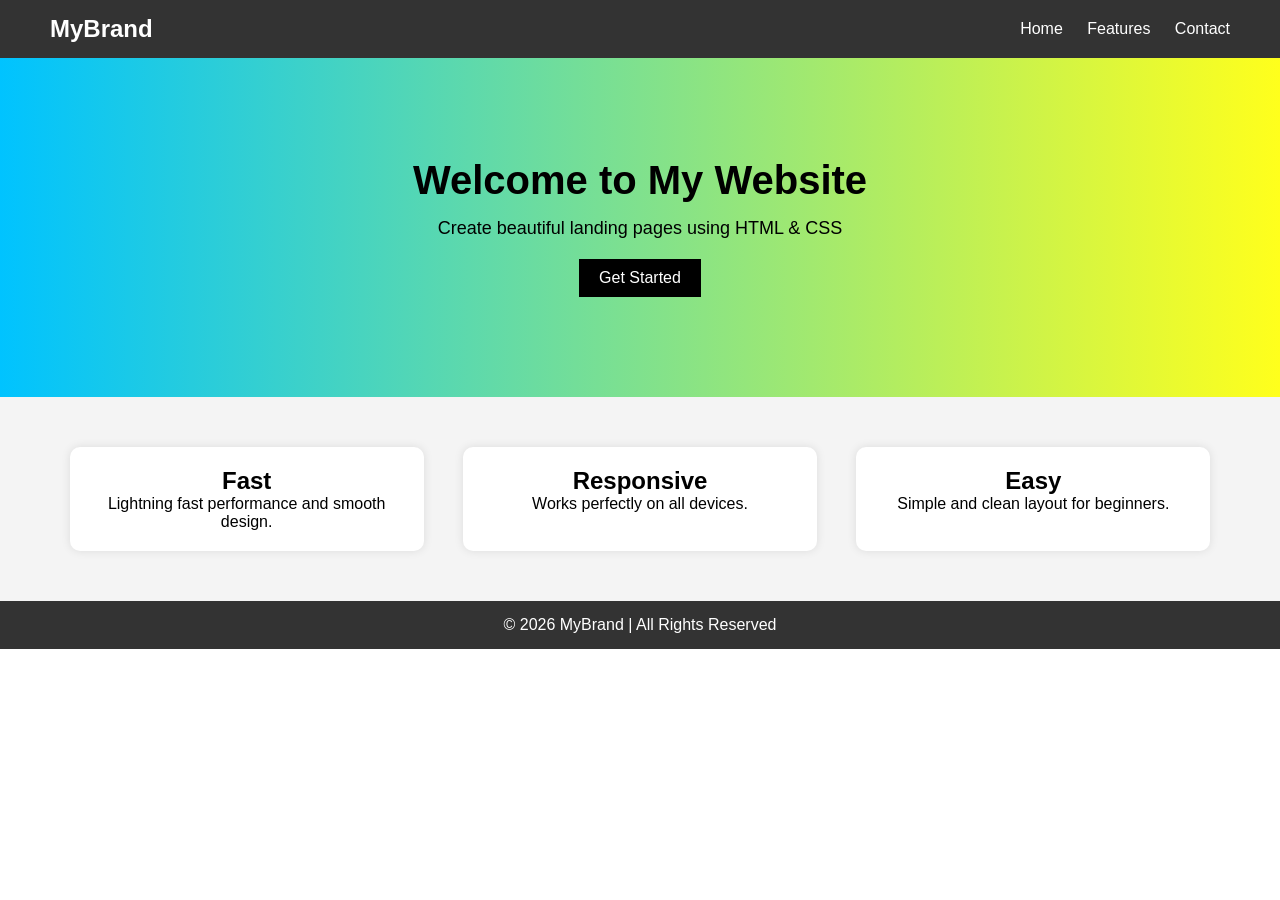
<file: level1/task1/index.html>
<!DOCTYPE html>
<html lang="en">
<head>
    <meta charset="UTF-8">
    <meta name="viewport" content="width=device-width, initial-scale=1.0">
    <title>My Landing Page</title>
    <link rel="stylesheet" href="style.css">
</head>
<body>

    <!-- HEADER -->
    <header>
        <div class="logo">MyBrand</div>
        <nav>
            <a href="#">Home</a>
            <a href="#">Features</a>
            <a href="#">Contact</a>
        </nav>
    </header>

    <!-- HERO SECTION -->
    <section class="hero">
        <h1>Welcome to My Website</h1>
        <p>Create beautiful landing pages using HTML & CSS</p>
        <button>Get Started</button>
    </section>

    <!-- FEATURES -->
    <section class="features">
        <div class="card">
            <h2>Fast</h2>
            <p>Lightning fast performance and smooth design.</p>
        </div>

        <div class="card">
            <h2>Responsive</h2>
            <p>Works perfectly on all devices.</p>
        </div>

        <div class="card">
            <h2>Easy</h2>
            <p>Simple and clean layout for beginners.</p>
        </div>
    </section>

    <!-- FOOTER -->
    <footer>
        <p>© 2026 MyBrand | All Rights Reserved</p>
    </footer>

</body>
</html>
</file>
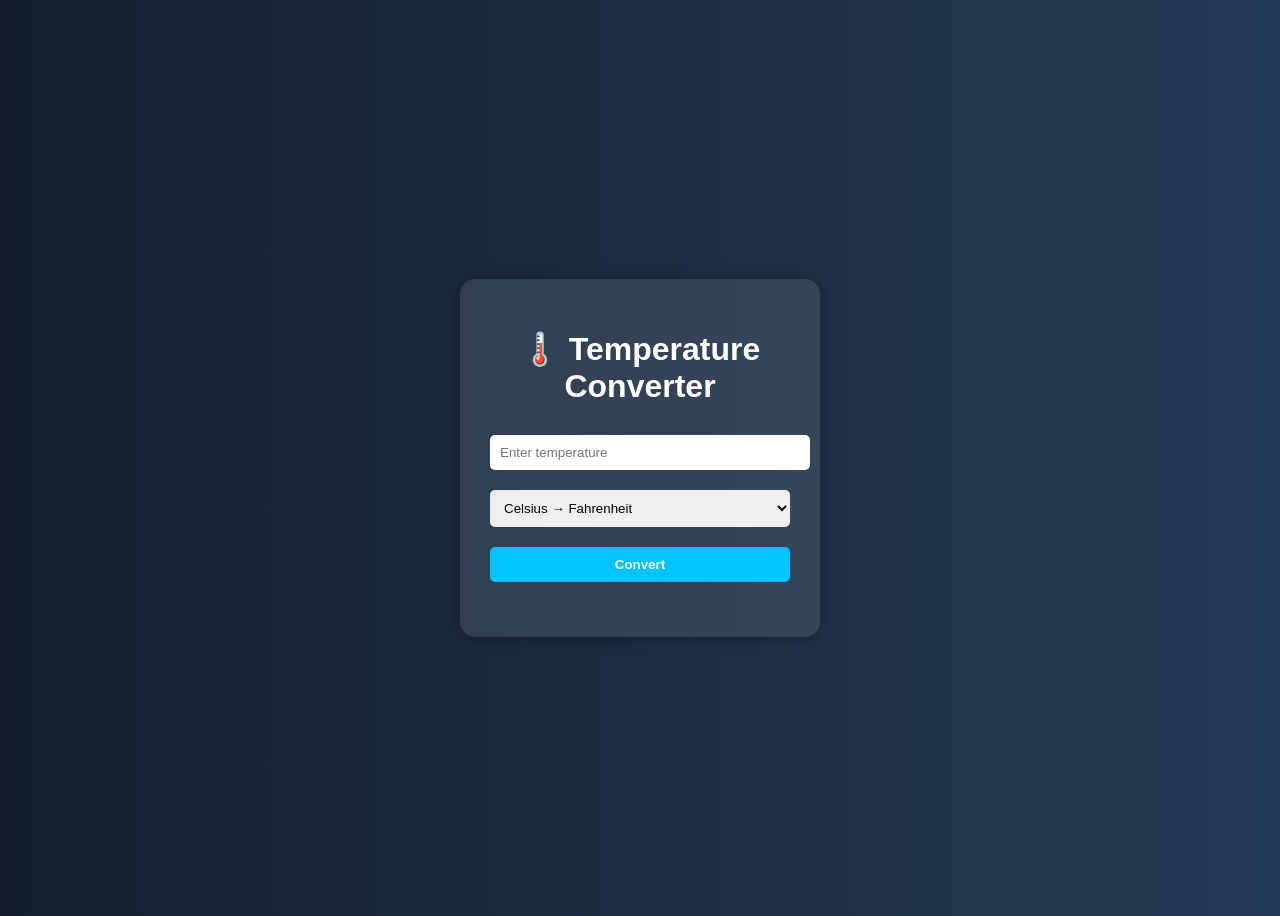
<file: level1/task3/index.html>
<!DOCTYPE html>
<html lang="en">
<head>
    <meta charset="UTF-8">
    <meta name="viewport" content="width=device-width, initial-scale=1.0">
    <title>Temperature Converter</title>
    <link rel="stylesheet" href="style.css">
</head>
<body>

<div class="container">
    <h1>🌡️ Temperature Converter</h1>

    <!-- Input -->
    <input type="number" id="tempInput" placeholder="Enter temperature">

    <!-- Dropdown -->
    <select id="unit">
        <option value="celsius">Celsius → Fahrenheit</option>
        <option value="fahrenheit">Fahrenheit → Celsius</option>
        <option value="kelvin">Celsius → Kelvin</option>
    </select>

    <!-- Button -->
    <button onclick="convertTemp()">Convert</button>

    <!-- Result -->
    <div id="result"></div>
</div>

<script src="script.js"></script>
</body>
</html>
</file>
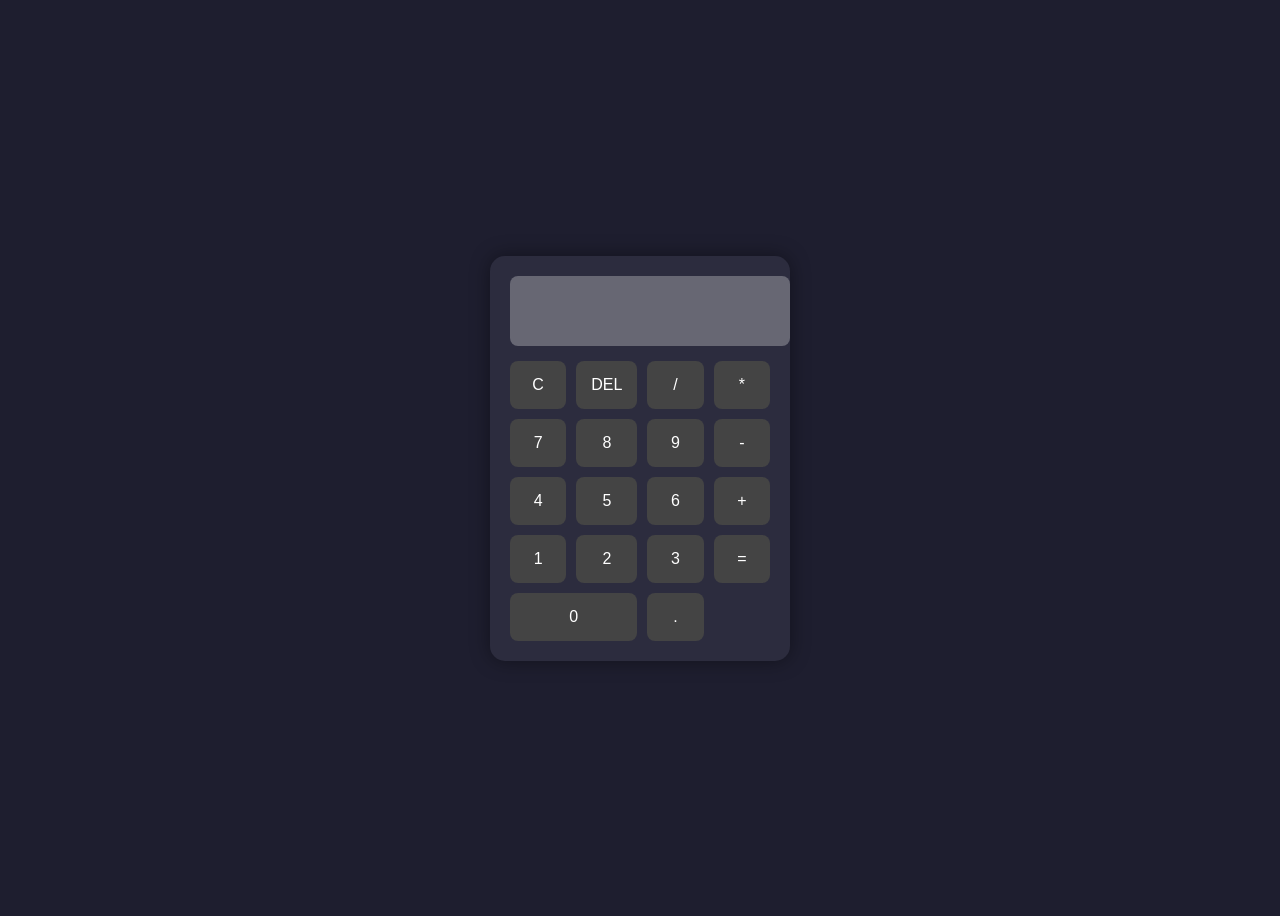
<file: level2/task1/index.html>
<!DOCTYPE html>
<html lang="en">
<head>
    <meta charset="UTF-8">
    <meta name="viewport" content="width=device-width, initial-scale=1.0">
    <title>Calculator</title>
    <link rel="stylesheet" href="style.css">
</head>
<body>

<div class="calculator">
    <input type="text" id="display" disabled>

    <div class="buttons">
        <button>C</button>
        <button>DEL</button>
        <button>/</button>
        <button>*</button>

        <button>7</button>
        <button>8</button>
        <button>9</button>
        <button>-</button>

        <button>4</button>
        <button>5</button>
        <button>6</button>
        <button>+</button>

        <button>1</button>
        <button>2</button>
        <button>3</button>
        <button>=</button>

        <button class="zero">0</button>
        <button>.</button>
    </div>
</div>

<script src="script.js"></script>
</body>
</html>
</file>
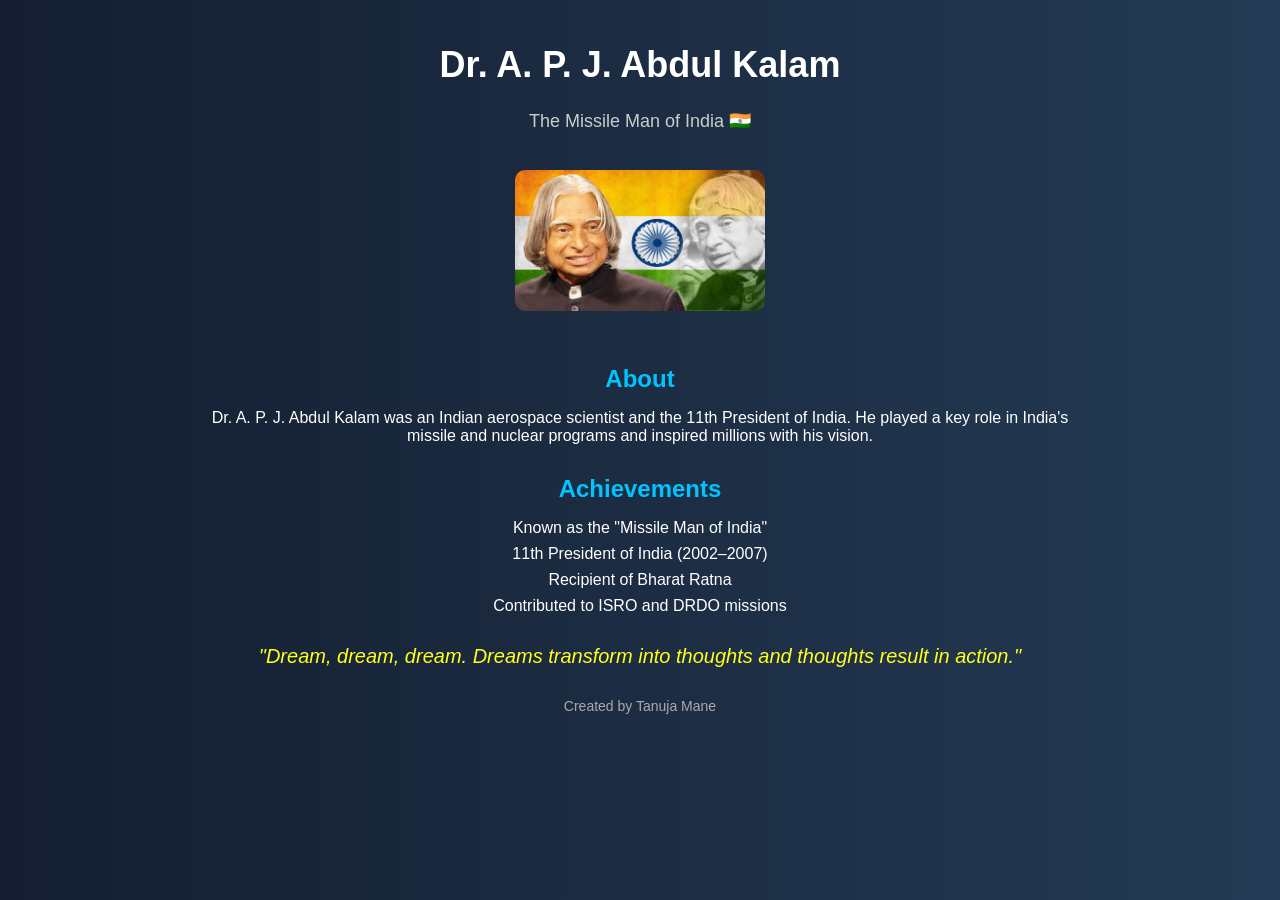
<file: level2/task2/index.html>
<!DOCTYPE html>
<html lang="en">
<head>
    <meta charset="UTF-8">
    <meta name="viewport" content="width=device-width, initial-scale=1.0">
    <title>Tribute Page</title>
    <link rel="stylesheet" href="style.css">
</head>
<body>

<div class="container">

    <!-- TITLE -->
    <header>
        <h1>Dr. A. P. J. Abdul Kalam</h1>
        <p>The Missile Man of India 🇮🇳</p>
    </header>

    <!-- IMAGE -->
    <div class="image-section">
        <img src="kalam.jpg" alt="APJ Abdul Kalam">
    </div>

    <!-- ABOUT -->
    <section class="about">
        <h2>About</h2>
        <p>
            Dr. A. P. J. Abdul Kalam was an Indian aerospace scientist and the 11th President of India.
            He played a key role in India's missile and nuclear programs and inspired millions with his vision.
        </p>
    </section>

    <!-- ACHIEVEMENTS -->
    <section class="achievements">
        <h2>Achievements</h2>
        <ul>
            <li>Known as the "Missile Man of India"</li>
            <li>11th President of India (2002–2007)</li>
            <li>Recipient of Bharat Ratna</li>
            <li>Contributed to ISRO and DRDO missions</li>
        </ul>
    </section>

    <!-- QUOTE -->
    <section class="quote">
        <blockquote>
            "Dream, dream, dream. Dreams transform into thoughts and thoughts result in action."
        </blockquote>
    </section>

    <!-- FOOTER -->
    <footer>
        <p>Created by Tanuja Mane</p>
    </footer>

</div>

</body>
</html>
</file>
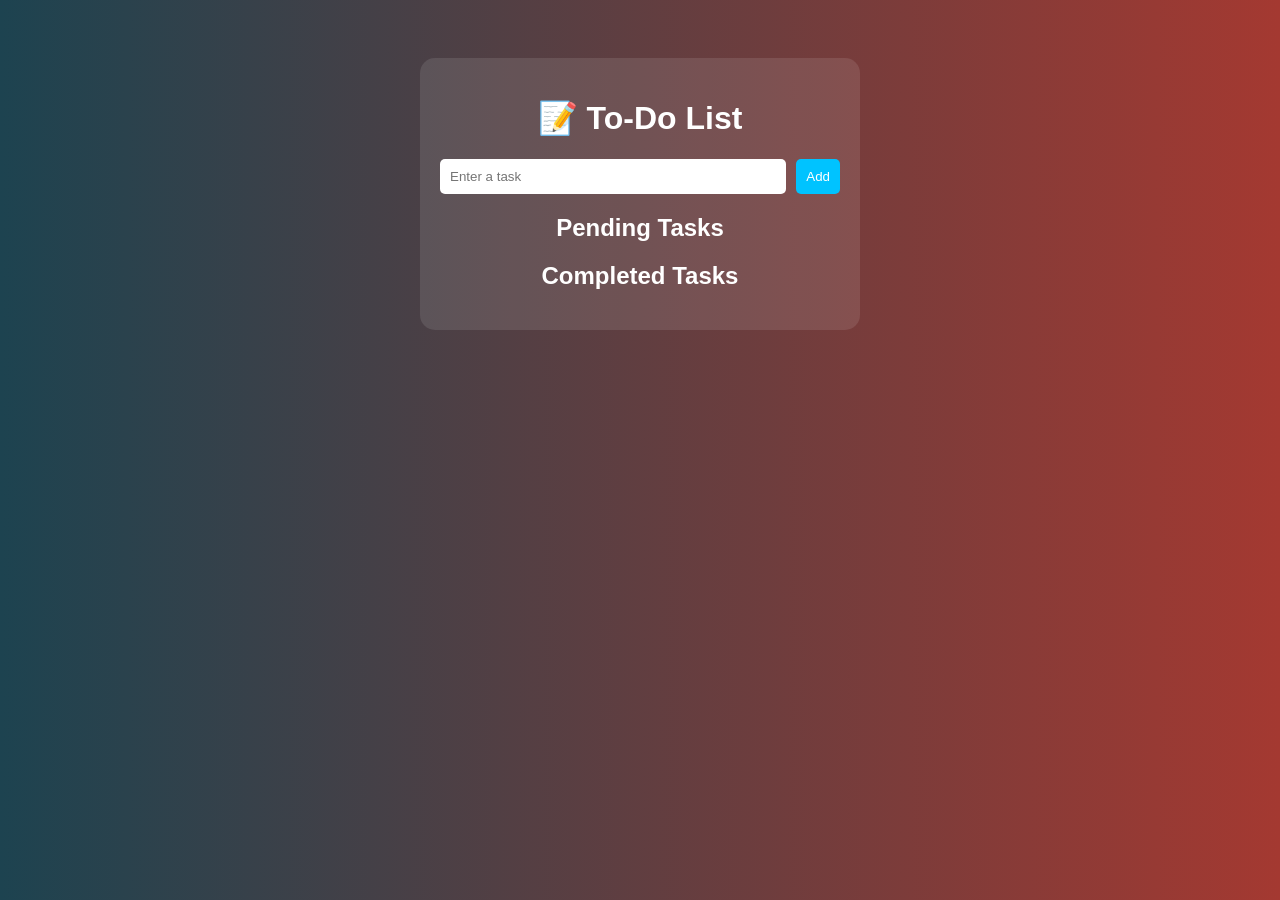
<file: level2/task3/index.html>
<!DOCTYPE html>
<html lang="en">
<head>
    <meta charset="UTF-8">
    <meta name="viewport" content="width=device-width, initial-scale=1.0">
    <title>To-Do App</title>
    <link rel="stylesheet" href="style.css">
</head>
<body>

<div class="container">
    <h1>📝 To-Do List</h1>

    <!-- INPUT -->
    <div class="input-section">
        <input type="text" id="taskInput" placeholder="Enter a task">
        <button onclick="addTask()">Add</button>
    </div>

    <!-- PENDING -->
    <h2>Pending Tasks</h2>
    <ul id="pendingList"></ul>

    <!-- COMPLETED -->
    <h2>Completed Tasks</h2>
    <ul id="completedList"></ul>
</div>

<script src="script.js"></script>
</body>
</html>
</file>
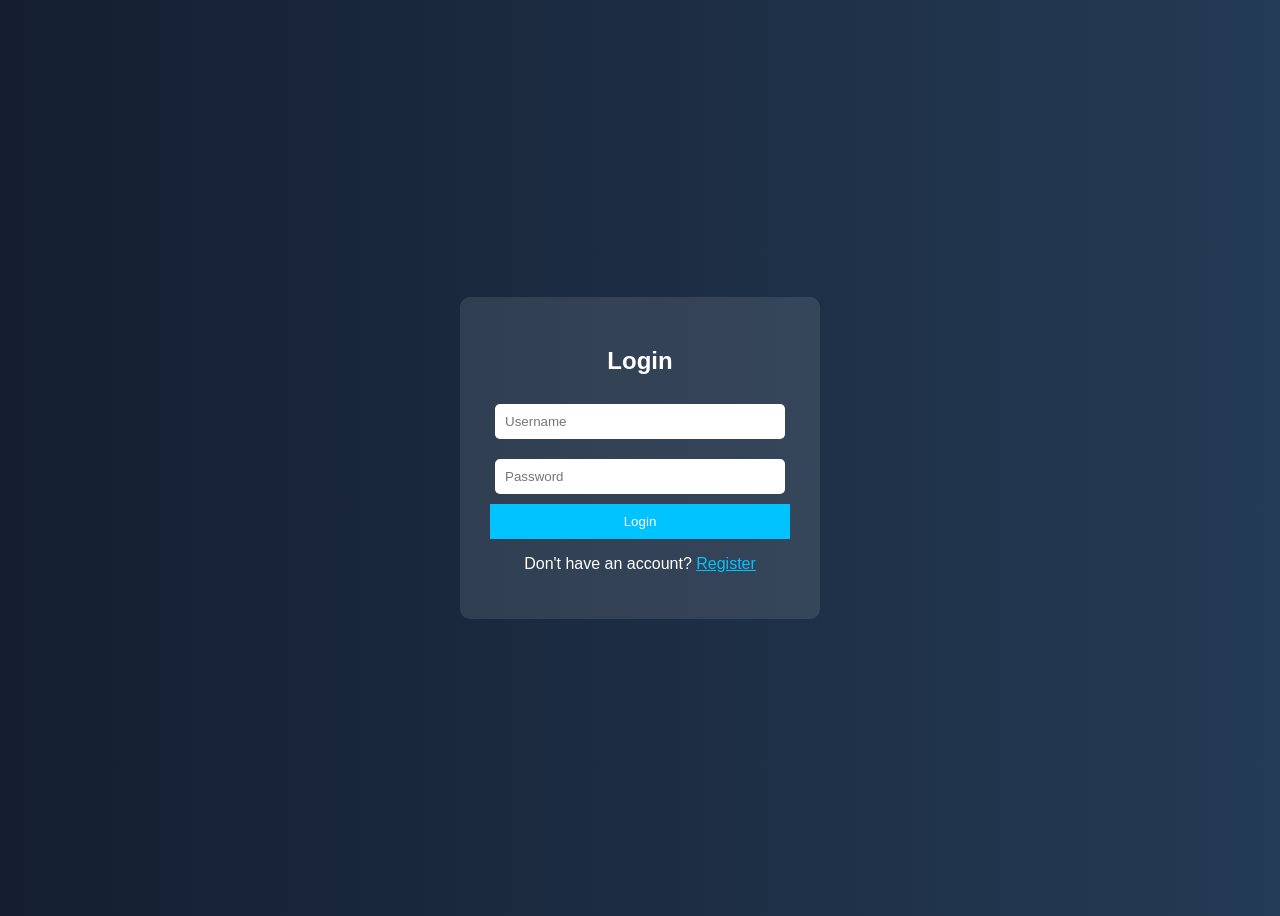
<file: level2/task4/index.html>
<!DOCTYPE html>
<html lang="en">
<head>
    <title>Login</title>
    <link rel="stylesheet" href="style.css">
</head>
<body>

<div class="container">
    <h2>Login</h2>

    <input type="text" id="loginUser" placeholder="Username">
    <input type="password" id="loginPass" placeholder="Password">

    <button onclick="login()">Login</button>

    <p>Don't have an account? <a href="register.html">Register</a></p>
</div>

<script src="script.js"></script>
</body>
</html>
</file>
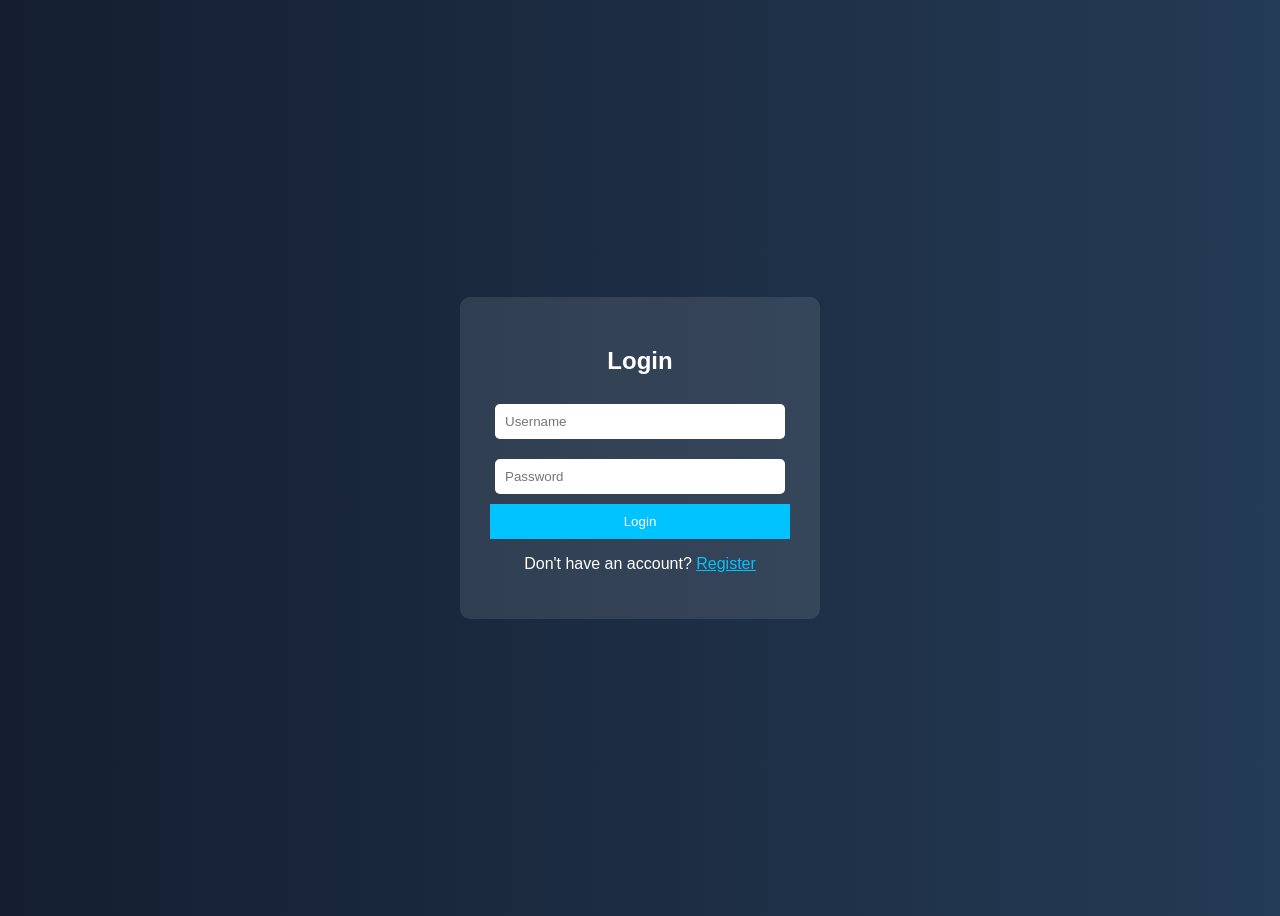
<file: level2/task4/dashboard.html>
<!DOCTYPE html>
<html lang="en">
<head>
    <title>Dashboard</title>
    <link rel="stylesheet" href="style.css">
</head>
<body onload="checkAuth()">

<div class="container">
    <h2>Welcome 🎉</h2>
    <p>You are logged in successfully!</p>

    <button onclick="logout()">Logout</button>
</div>

<script src="script.js"></script>
</body>
</html>
</file>
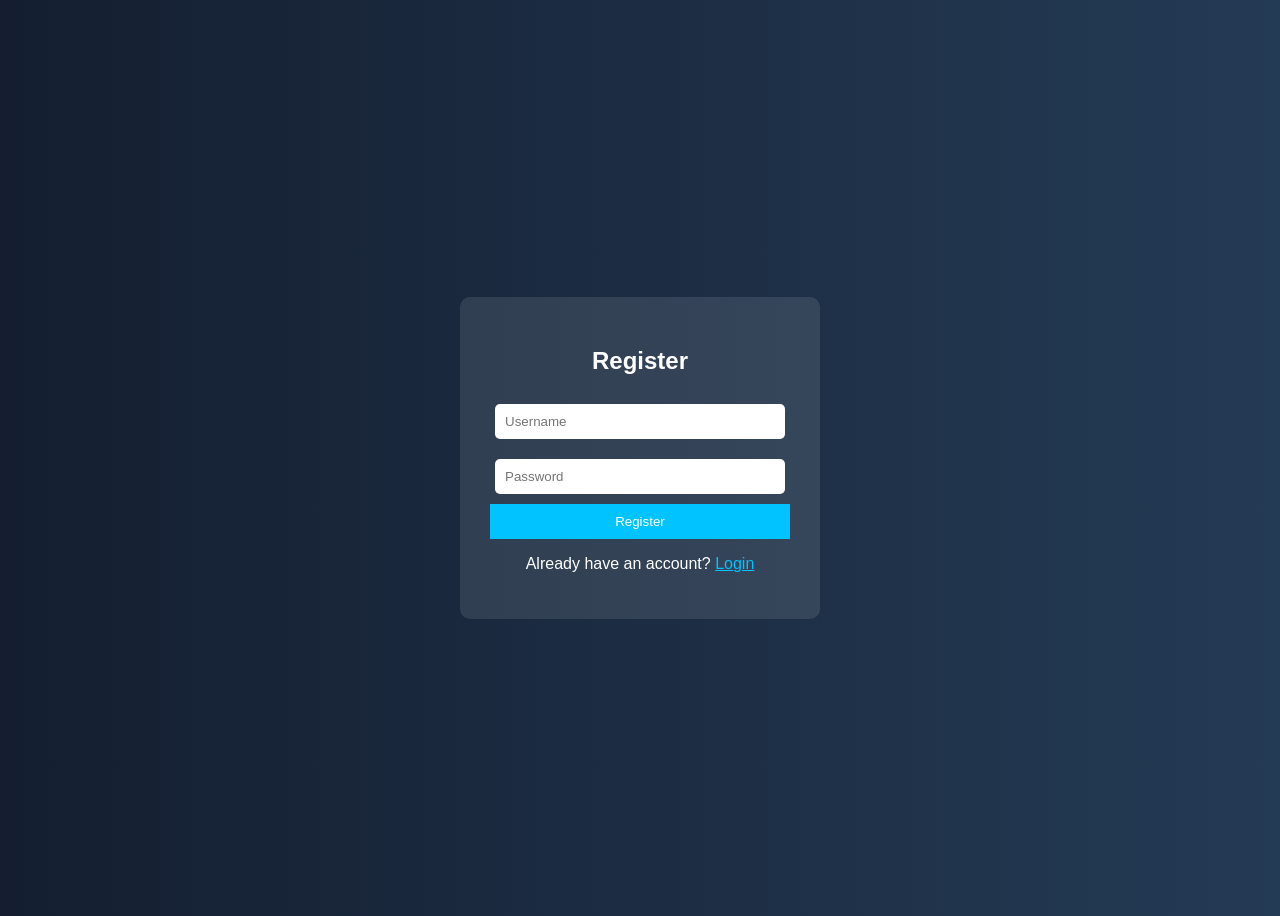
<file: level2/task4/register.html>
<!DOCTYPE html>
<html lang="en">
<head>
    <title>Register</title>
    <link rel="stylesheet" href="style.css">
</head>
<body>

<div class="container">
    <h2>Register</h2>

    <input type="text" id="regUser" placeholder="Username">
    <input type="password" id="regPass" placeholder="Password">

    <button onclick="register()">Register</button>

    <p>Already have an account? <a href="index.html">Login</a></p>
</div>

<script src="script.js"></script>
</body>
</html>
</file>
<file: level1/task1/style.css>
* {
    margin: 0;
    padding: 0;
    box-sizing: border-box;
    font-family: Arial, sans-serif;
}

/* HEADER */
header {
    display: flex;
    justify-content: space-between;
    align-items: center;
    background: #333;
    color: white;
    padding: 15px 50px;
}

header .logo {
    font-size: 24px;
    font-weight: bold;
}

header nav a {
    color: white;
    text-decoration: none;
    margin-left: 20px;
}

header nav a:hover {
    color: #00c3ff;
}

/* HERO SECTION */
.hero {
    text-align: center;
    padding: 100px 20px;
    background: linear-gradient(to right, #00c3ff, #ffff1c);
}

.hero h1 {
    font-size: 40px;
    margin-bottom: 15px;
}

.hero p {
    font-size: 18px;
    margin-bottom: 20px;
}

.hero button {
    padding: 10px 20px;
    border: none;
    background: black;
    color: white;
    cursor: pointer;
    font-size: 16px;
}

.hero button:hover {
    background: #444;
}

/* FEATURES */
.features {
    display: flex;
    justify-content: space-around;
    padding: 50px;
    background: #f4f4f4;
}

.card {
    background: white;
    padding: 20px;
    width: 30%;
    text-align: center;
    border-radius: 10px;
    box-shadow: 0 0 10px rgba(0,0,0,0.1);
}

/* FOOTER */
footer {
    text-align: center;
    padding: 15px;
    background: #333;
    color: white;
}
</file>
<file: level1/task3/style.css>
body {
    font-family: Arial, sans-serif;
    background: linear-gradient(to right, #141e30, #243b55);
    display: flex;
    justify-content: center;
    align-items: center;
    height: 100vh;
    color: white;
}

.container {
    background: rgba(255,255,255,0.1);
    padding: 30px;
    border-radius: 15px;
    text-align: center;
    width: 300px;
    box-shadow: 0 0 15px rgba(0,0,0,0.3);
}

h1 {
    margin-bottom: 20px;
}

input, select, button {
    width: 100%;
    padding: 10px;
    margin: 10px 0;
    border: none;
    border-radius: 5px;
}

button {
    background: #00c3ff;
    color: white;
    cursor: pointer;
    font-weight: bold;
}

button:hover {
    background: #0099cc;
}

#result {
    margin-top: 15px;
    font-size: 18px;
}
</file>
<file: level2/task1/style.css>
body {
    display: flex;
    justify-content: center;
    align-items: center;
    height: 100vh;
    background: #1e1e2f;
    font-family: Arial, sans-serif;
}

.calculator {
    background: #2c2c3e;
    padding: 20px;
    border-radius: 15px;
    width: 260px;
    box-shadow: 0 0 20px rgba(0,0,0,0.4);
}

#display {
    width: 100%;
    height: 50px;
    margin-bottom: 15px;
    text-align: right;
    font-size: 22px;
    padding: 10px;
    border-radius: 8px;
    border: none;
}

.buttons {
    display: grid;
    grid-template-columns: repeat(4, 1fr);
    gap: 10px;
}

button {
    padding: 15px;
    font-size: 16px;
    border: none;
    border-radius: 8px;
    background: #444;
    color: white;
    cursor: pointer;
}

button:hover {
    background: #666;
}

.zero {
    grid-column: span 2;
}
</file>
<file: level2/task2/style.css>
body {
    font-family: Arial, sans-serif;
    background: linear-gradient(to right, #141e30, #243b55);
    margin: 0;
    color: white;
}

.container {
    max-width: 900px;
    margin: auto;
    padding: 20px;
    text-align: center;
}

/* HEADER */
header h1 {
    font-size: 36px;
}

header p {
    font-size: 18px;
    color: #ccc;
}

/* IMAGE */
.image-section img {
    width: 250px;
    border-radius: 10px;
    margin: 20px 0;
}

/* SECTIONS */
section {
    margin: 30px 0;
}

h2 {
    margin-bottom: 10px;
    color: #00c3ff;
}

/* LIST */
ul {
    list-style: none;
    padding: 0;
}

ul li {
    margin: 8px 0;
}

/* QUOTE */
blockquote {
    font-style: italic;
    font-size: 20px;
    color: #ffff1c;
}

/* FOOTER */
footer {
    margin-top: 30px;
    font-size: 14px;
    color: #aaa;
}
</file>
<file: level2/task3/style.css>
body {
    font-family: Arial, sans-serif;
    background: linear-gradient(to right, #1d4350, #a43931);
    color: white;
    display: flex;
    justify-content: center;
    padding-top: 50px;
}

.container {
    width: 400px;
    background: rgba(255,255,255,0.1);
    padding: 20px;
    border-radius: 15px;
}

h1, h2 {
    text-align: center;
}

.input-section {
    display: flex;
    gap: 10px;
    margin-bottom: 20px;
}

input {
    flex: 1;
    padding: 10px;
    border-radius: 5px;
    border: none;
}

button {
    padding: 10px;
    border: none;
    border-radius: 5px;
    background: #00c3ff;
    color: white;
    cursor: pointer;
}

button:hover {
    background: #0099cc;
}

ul {
    list-style: none;
    padding: 0;
}

li {
    background: rgba(255,255,255,0.2);
    margin: 8px 0;
    padding: 10px;
    border-radius: 8px;
    display: flex;
    flex-direction: column;
}

.task-actions {
    margin-top: 5px;
}

.task-actions button {
    margin-right: 5px;
    font-size: 12px;
}
</file>
<file: level2/task4/style.css>
body {
    font-family: Arial;
    background: linear-gradient(to right, #141e30, #243b55);
    display: flex;
    justify-content: center;
    align-items: center;
    height: 100vh;
    color: white;
}

.container {
    background: rgba(255,255,255,0.1);
    padding: 30px;
    border-radius: 10px;
    text-align: center;
    width: 300px;
}

input {
    width: 90%;
    padding: 10px;
    margin: 10px 0;
    border: none;
    border-radius: 5px;
}

button {
    padding: 10px;
    width: 100%;
    background: #00c3ff;
    border: none;
    color: white;
    cursor: pointer;
}

button:hover {
    background: #0099cc;
}

a {
    color: #00c3ff;
}
</file>
